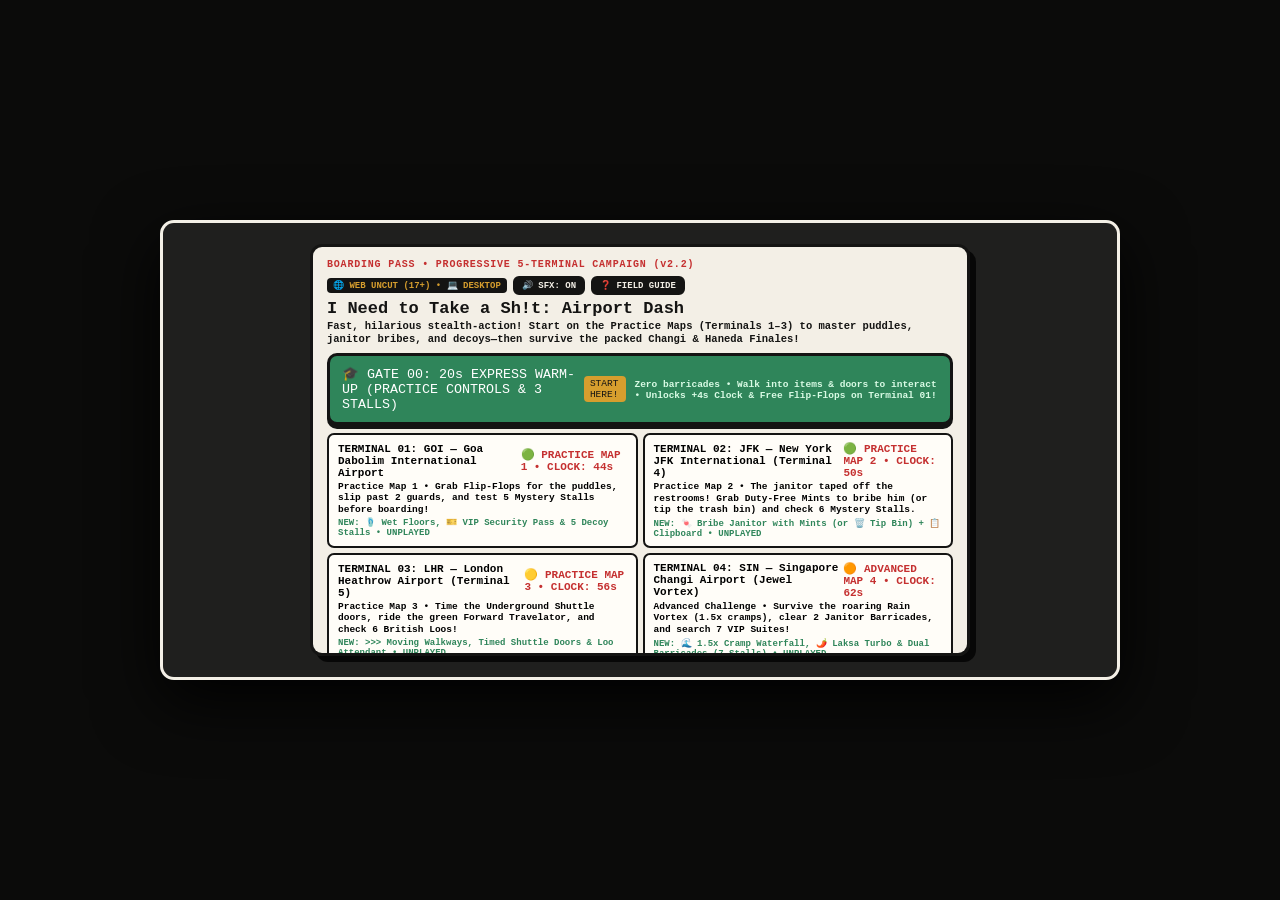
<file: index.html>
<!DOCTYPE html>
<html lang="en">
<head>
  <meta charset="UTF-8" />
  <meta name="viewport" content="width=device-width, initial-scale=1.0, maximum-scale=1.0, user-scalable=no" />
  <title>Code Brown: Terminal Velocity (v2.2) — Playable Stealth-Action Comedy</title>
  <link rel="stylesheet" href="./css/styles_v2.css" />
</head>
<body>
  <div id="phone-frame" class="landscape-mode">
    <canvas id="game-canvas"></canvas>

    <!-- ULTRA-MINIMAL 34PX SINGLE-STRIP TOP HUD (FREES UP >93% OF SCREEN REAL ESTATE) -->
    <div class="hud-top" id="hud-panel" style="display:none;">
      <div class="hud-main-grid">
        <div class="facecam-box" onclick="window.cycleTestExpression()" title="Tap to test facial expressions">
          <canvas id="facecam-canvas" width="32" height="32"></canvas>
          <div id="facecam-label">COOL</div>
        </div>
        <div class="hud-bars-col">
          <div class="hud-row">
            <span id="hud-level-label">GOI</span>
            <span id="hud-timer-val" style="font-size:11.5px;color:var(--amber);">44.0s</span>
            <div class="bar-track"><div id="hud-timer-bar" class="bar-fill" style="width:100%;background:var(--emerald);"></div></div>
          </div>
          <div class="hud-row">
            <span style="font-size:8.5px;color:#cbd5e0;">ALERT</span>
            <span id="hud-susp-val" style="font-size:10px;">0%</span>
            <div class="bar-track" style="width:36px;"><div id="hud-susp-bar" class="bar-fill" style="width:0%;background:var(--paper);"></div></div>
          </div>
          <div id="objective-bar">💡 Goal: Slip past Security!</div>
          <div class="badge-strip" id="hud-badges" style="margin:0;flex-wrap:nowrap;"></div>
          <div class="hud-btn-group">
            <button class="btn-primary" id="hud-skip-tut-btn" style="padding:2px 5px;font-size:8.5px;margin:0;display:none;background:var(--emerald);color:#fff;" onclick="window.skipTutorialToCampaign()" title="Skip Tutorial & Start Terminal 01">⏭ SKIP</button>
            <button class="btn-primary" id="hud-zoom-btn" style="padding:2px 5px;font-size:8.5px;margin:0;" onclick="window.toggleCameraZoom()" title="Toggle Wide-Angle Camera Zoom">🔍</button>
            <button class="btn-primary" id="hud-sfx-btn" style="padding:2px 5px;font-size:8.5px;margin:0;" onclick="window.toggleAudioMute()" title="Toggle Sound Effects">🔊</button>
            <button class="btn-primary" id="hud-pause-btn" style="padding:2px 5px;font-size:8.5px;margin:0;background:var(--amber);" onclick="window.togglePauseModal()" title="Pause & Field Guide ([P] or [Esc])">⏸</button>
            <button class="btn-primary" style="padding:2px 5px;font-size:8.5px;margin:0;" onclick="window.openMenu()" title="Return to Boarding Pass">🗺️</button>
          </div>
        </div>
      </div>
    </div>

    <!-- PRE-CRAMP 3s WARNING BAR -->
    <div id="cramp-warning-bar">⚠ GUT RUMBLE IN 2.5s — WALK OR HIT [B] / [SPACE] CLENCH!</div>

    <!-- LEGACY BANNER CONTAINER (KEPT FOR DOM COMPATIBILITY, HIDDEN IN V2.2) -->
    <div id="comic-banner" onclick="window.dismissBanner()">
      <div class="comic-inner">
        <canvas id="cutin-face-canvas" width="38" height="38"></canvas>
        <div style="flex:1;min-width:0;">
          <div class="comic-header-row">
            <span id="comic-Speaker">INNER MONOLOGUE</span>
            <span id="comic-expr-pill">COOL &amp; COLLECTED</span>
          </div>
          <div id="comic-text"></div>
          <div id="comic-effect-tag">💡 TIP: Stay cool past security!</div>
        </div>
      </div>
    </div>

    <!-- CONTEXTUAL INTERACTION PROMPT -->
    <div id="interact-pill">TAP [A] / [E]: INTERACT</div>

    <!-- MOBILE TOUCH GAMEPAD LAYER (AUTO-HIDDEN ON DESKTOP COMPUTERS) -->
    <div id="gamepad-layer">
      <div id="left-stick-zone"></div>
      <div id="right-diamond-cluster">
        <button class="arcade-btn btn-y" id="btn-arcade-y" title="[Y] Elbow Dash (F key)">
          <span class="btn-key-badge">[Y]</span>
          <span>ELBOW<br/>DASH</span>
          <span class="btn-sub-status" id="sub-btn-y">READY</span>
        </button>
        <button class="arcade-btn btn-x" id="btn-arcade-x" title="[X] Poker Face (Q key)">
          <span class="btn-key-badge">[X]</span>
          <span>POKER<br/>FACE</span>
          <span class="btn-sub-status" id="sub-btn-x">READY</span>
        </button>
        <button class="arcade-btn btn-b" id="btn-arcade-b" title="[B] Iron Clench (Spacebar)">
          <span class="btn-key-badge">[B]</span>
          <span>IRON<br/>CLENCH</span>
          <span class="btn-sub-status" id="sub-btn-b">READY</span>
        </button>
        <button class="arcade-btn btn-a" id="btn-arcade-a" title="[A] Instant Action / Bribe / Inspect (E key)">
          <span class="btn-key-badge">[A]</span>
          <span id="label-btn-a">ACTION<br/>BRIBE</span>
          <span class="btn-sub-status" id="sub-btn-a">AUTO</span>
        </button>
      </div>
    </div>

    <!-- DESKTOP KEYBOARD & MOUSE KEYBIND BAR (SHOWN AUTOMATICALLY ON COMPUTERS) -->
    <div id="desktop-keybind-bar">
      <span><span class="key-pill">WASD / Arrows</span>Walk</span>
      <span><span class="key-pill">Shift</span>Sprint</span>
      <span><span class="key-pill">Walk Into</span>Auto-Pickup / Bribe / Check Door</span>
      <span><span class="key-pill">Space</span>Iron Clench</span>
      <span><span class="key-pill">Q</span>Poker Face</span>
      <span><span class="key-pill">F</span>Elbow Dash</span>
      <span><span class="key-pill">P / Esc</span>Pause</span>
    </div>

    <!-- PAUSE & TACTICAL FIELD GUIDE / TOOLTIPS MODAL -->
    <div class="modal-overlay" id="pause-modal" style="display:none;">
      <div class="card">
        <div style="display:flex;justify-content:space-between;align-items:center;flex-wrap:wrap;gap:6px;">
          <span style="color:var(--crimson);font-weight:900;font-size:11px;letter-spacing:0.8px;">
            ⏸ TACTICAL TIMEOUT • AIRPORT SURVIVAL FIELD GUIDE
          </span>
          <span id="pause-device-badge" style="font-size:9.5px;font-weight:900;background:var(--ink);color:var(--paper);padding:2px 7px;border-radius:4px;">
            DEVICE: AUTO-DETECTED
          </span>
        </div>
        <h2 style="margin:4px 0 2px 0;font-size:15px;">How Not to Embarrass Yourself at the Gate</h2>
        <div id="pause-current-tip" style="font-size:10.5px;font-weight:800;color:var(--emerald);margin-bottom:6px;">
          💡 Walk into items to auto-grab, bribe janitors with 🍬 Mints, and bump North stall doors to check them!
        </div>

        <!-- Visual Tooltip Cards (Populated from TACTICAL_TOOLTIPS_V2) -->
        <div class="tooltip-grid" id="tooltip-grid"></div>

        <div style="display:flex;flex-wrap:wrap;gap:6px;justify-content:space-between;margin-top:10px;border-top:2px dashed var(--ink);padding-top:8px;">
          <div style="display:flex;gap:6px;flex-wrap:wrap;">
            <button class="btn-primary" style="background:var(--emerald);color:#fff;" onclick="window.togglePauseModal()">▶ RESUME MISSION</button>
            <button class="btn-primary" onclick="window.startTutorialLevel()">🎓 REPLAY 20s WARM-UP</button>
            <button class="btn-primary" onclick="window.toggleDesktopTouchOverride()">⌨️/📱 SWITCH UI MODE</button>
          </div>
          <div style="display:flex;gap:6px;flex-wrap:wrap;">
            <button class="btn-primary" onclick="window.openMenu()">🗺️ BOARDING PASS</button>
            <a class="v1-archive-link" href="./v1/index.html">🕹️ Classic v1.0</a>
          </div>
        </div>
      </div>
    </div>

    <!-- CLEAN, DECLUTTERED BOARDING PASS HOME SCREEN (v2.2) -->
    <div class="modal-overlay" id="menu-modal">
      <div class="card">
        <div style="display:flex;justify-content:space-between;align-items:center;flex-wrap:wrap;gap:6px;">
          <span id="menu-top-tag" style="color:var(--crimson);font-weight:900;font-size:10px;letter-spacing:0.8px;">
            BOARDING PASS • PROGRESSIVE 5-TERMINAL CAMPAIGN (v2.2)
          </span>
          <div style="display:flex;align-items:center;gap:6px;flex-wrap:wrap;">
            <span id="menu-tenant-pill" style="font-size:9px;font-weight:900;background:var(--ink);color:var(--amber);padding:2px 6px;border-radius:4px;">
              TENANT: INDIE WEB
            </span>
            <button class="btn-primary" id="menu-sfx-btn" style="padding:2px 7px;font-size:9px;margin:0;" onclick="window.toggleAudioMute()">
              🔊 SFX: ON
            </button>
            <button class="btn-primary" style="padding:2px 7px;font-size:9px;margin:0;" onclick="window.openPauseModalFromMenu()">
              ❓ FIELD GUIDE
            </button>
          </div>
        </div>

        <h2 id="game-title-heading" style="margin:4px 0 2px 0;font-size:17px;">I Need to Take a Sh!t: Airport Dash</h2>
        <div id="menu-subtitle" style="font-size:10.5px;font-weight:700;margin-bottom:6px;line-height:1.3;">
          Fast, hilarious stealth-action! Start on the <b>Practice Maps (Terminals 1–3)</b> to master puddles, janitor bribes, and decoys—then survive the packed <b>Changi &amp; Haneda Finales</b>!
        </div>

        <!-- HERO TUTORIAL & PLAYABLE AD CTA -->
        <button class="tutorial-hero-btn" onclick="window.startTutorialLevel()">
          <div style="display:flex;justify-content:space-between;align-items:center;">
            <span>🎓 GATE 00: 20s EXPRESS WARM-UP (PRACTICE CONTROLS &amp; 3 STALLS)</span>
            <span style="background:var(--amber);color:var(--ink);padding:2px 6px;border-radius:4px;font-size:9.5px;" id="tutorial-badge-status">START HERE!</span>
          </div>
          <div style="font-size:9.5px;font-weight:700;color:#d9fbe5;margin-top:2px;">
            Zero barricades • Walk into items &amp; doors to interact • Unlocks +4s Clock &amp; Free Flip-Flops on Terminal 01!
          </div>
        </button>

        <!-- 5 CAMPAIGN TERMINALS -->
        <div class="level-grid" id="level-list"></div>

        <!-- COLLAPSIBLE DRAWER FOR DIFFICULTY, MIRROR CHECK & TENANT/USER CLASSIFICATION -->
        <button class="btn-primary" id="drawer-toggle-btn" style="width:100%;margin-top:6px;font-size:9.5px;background:#efe6d5;" onclick="window.toggleOptionsDrawer()">
          ⚙️ TACTICAL OPTIONS: MEAL SPICE DIFFICULTY, MIRROR CHECK &amp; TENANT / USER CLASSIFIER ▾
        </button>

        <div id="options-drawer">
          <!-- In-Universe Difficulty Selector -->
          <div style="font-size:9.5px;font-weight:900;letter-spacing:0.4px;margin-bottom:3px;">1. HOW RISKY WAS YOUR IN-FLIGHT MEAL? (DIFFICULTY)</div>
          <div class="diff-strip">
            <button class="diff-btn" id="diff-casual" onclick="window.setDifficulty('casual')">
              MILD TRAVEL TUMMY<br/><span style="font-weight:600;font-size:8.5px;">Relaxed Clock (+25%)</span>
            </button>
            <button class="diff-btn active" id="diff-standard" onclick="window.setDifficulty('standard')">
              AIRPORT CURRY CRISIS<br/><span style="font-weight:600;font-size:8.5px;">Standard Rush</span>
            </button>
            <button class="diff-btn" id="diff-nightmare" onclick="window.setDifficulty('nightmare')">
              STREET VENDOR REVENGE<br/><span style="font-weight:600;font-size:8.5px;">Panic Speed (-20%)</span>
            </button>
          </div>

          <!-- Mirror Check Expression Preview Strip -->
          <div class="expr-preview-bar" style="margin-top:6px;">
            <canvas id="menu-expr-canvas" width="50" height="50"></canvas>
            <div style="flex:1;">
              <div style="font-size:10px;font-weight:900;color:var(--crimson);" id="menu-expr-title">
                MIRROR CHECK: COOL &amp; COLLECTED
              </div>
              <div style="font-size:9px;font-weight:700;line-height:1.22;" id="menu-expr-desc">
                "Act natural. Nobody suspects a guy chewing a toothpick." (Guards notice you 25% slower — 50% slower with [X] Poker Face!)
              </div>
            </div>
            <button class="btn-primary" style="padding:4px 7px;font-size:9px;margin:0;" onclick="window.cycleMenuExpression()">
              PRACTICE FACE 🎭
            </button>
          </div>

          <!-- Multi-Tenant Distribution & Live User Classification -->
          <div style="margin-top:6px;padding:6px 8px;background:#fffdf8;border:2px solid var(--ink);border-radius:6px;">
            <div style="display:flex;justify-content:space-between;align-items:center;flex-wrap:wrap;gap:4px;">
              <span style="font-size:9.5px;font-weight:900;color:var(--crimson);">2. TENANT &amp; LIVE USER CLASSIFICATION</span>
              <span id="classifier-live-readout" style="font-size:8.5px;font-weight:800;color:var(--emerald);">
                Archetype: First-Time Traveler | Skill: Standard
              </span>
            </div>
            <div style="display:flex;gap:4px;flex-wrap:wrap;margin-top:5px;">
              <button class="btn-primary" style="padding:3px 6px;font-size:8.5px;margin:0;" onclick="window.selectTenantProfile('indie_web')">🌐 Indie Web</button>
              <button class="btn-primary" style="padding:3px 6px;font-size:8.5px;margin:0;" onclick="window.selectTenantProfile('playable_ad')">📲 In-App Playable Ad</button>
              <button class="btn-primary" style="padding:3px 6px;font-size:8.5px;margin:0;" onclick="window.selectTenantProfile('app_store_safe')">🛡️ App Store Safe (12+)</button>
              <button class="btn-primary" style="padding:3px 6px;font-size:8.5px;margin:0;" onclick="window.selectTenantProfile('copilots_playtest')">🧪 Copilots QA</button>
              <button class="btn-primary" style="padding:3px 6px;font-size:8.5px;margin:0;background:var(--ink);color:var(--amber);" onclick="window.exportTelemetryReport()">📊 Export Telemetry JSON</button>
            </div>
            <div style="display:flex;justify-content:space-between;align-items:center;margin-top:5px;font-size:9px;font-weight:700;">
              <button class="btn-primary" id="menu-orient-btn" style="padding:2px 6px;font-size:8.5px;margin:0;" onclick="window.toggleOrientationMode()">
                ⇄ MODE: LANDSCAPE GAMEPAD
              </button>
              <label style="cursor:pointer;">
                <input type="checkbox" id="safe-title-toggle" onchange="window.toggleSafeTitle()" /> Store-Safe Title
              </label>
            </div>
          </div>
        </div>

        <!-- Classic v1.0 Archive Link & Controls Summary -->
        <div class="archive-bar">
          <span id="menu-controls-hint">🎮 Auto-Detects <b>Desktop WASD / Arrows</b> or <b>Mobile Touch Stick</b> • Press <b>[P]</b> for Field Guide</span>
          <a class="v1-archive-link" href="./v1/index.html">🕹️ Play Classic v1.0 (With Return to v2.2)</a>
        </div>
      </div>
    </div>

    <!-- LEVEL 5 HANEDA 12-BUTTON ELECTRONIC BIDET BOSS MODAL -->
    <div class="modal-overlay" id="bidet-modal" style="display:none;">
      <div class="card">
        <div style="color:var(--crimson);font-weight:900;font-size:15px;text-align:center;">
          FINAL BOSS: HANEDA WASHLET-9000
        </div>
        <div id="bidet-timer-label" style="font-weight:900;font-size:12px;text-align:center;margin-top:4px;">
          ELECTRONIC LID LOCKED! PRESS [開 / OPEN] IN 5.0s!
        </div>
        <div class="bidet-grid" id="bidet-grid"></div>
      </div>
    </div>

    <!-- END OF RUN SLAPSTICK MODAL WITH EXPRESSION PORTRAIT & PLAYABLE AD CTA -->
    <div class="modal-overlay" id="outcome-modal" style="display:none;">
      <div class="card" style="text-align:center;max-width:460px;">
        <canvas id="outcome-face-canvas" width="70" height="70" style="background:#fffdf8;border:3px solid var(--ink);border-radius:10px;margin:0 auto 5px auto;display:block;"></canvas>
        <h2 id="outcome-title" style="margin:3px 0;font-size:16px;">THRONE SECURED!</h2>
        <div id="outcome-sub" style="font-weight:800;font-size:11.5px;margin-bottom:6px;"></div>
        <p id="outcome-bark" style="font-style:italic;font-weight:700;font-size:12px;margin:6px 0;"></p>
        <div id="outcome-stats" style="font-weight:900;font-size:11.5px;margin:6px 0;"></div>
        <div id="outcome-archetype-tag" style="font-size:10px;font-weight:800;color:var(--emerald);margin-bottom:8px;"></div>
        <div style="display:flex;justify-content:center;gap:6px;flex-wrap:wrap;">
          <button class="btn-primary" onclick="window.retryCurrentLevel()">🔄 RETRY</button>
          <button class="btn-primary" id="outcome-next-btn" style="background:var(--emerald);color:#fff;" onclick="window.nextOrMenu()">🚀 NEXT TERMINAL</button>
          <button class="btn-primary" onclick="window.openMenu()">🗺️ BOARDING PASS</button>
        </div>
      </div>
    </div>
  </div>

  <!-- MODULAR ES6 ENTRY POINT (v2.1) -->
  <script type="module">
    import {
      UI_COPY_V2,
      EXPRESSION_META,
      HANEDA_KEYS,
      TUTORIAL_STEPS_V2,
      TACTICAL_TOOLTIPS_V2
    } from "./src/config_copy_v2.js";
    import { LEVELS_V2 } from "./src/maps_v2.js";
    import { createInputController } from "./src/input_controller_v2.js";
    import { createSimulationEngine } from "./src/sim_engine_v2.js";
    import { drawJohnnyExpression, renderWorldV2 } from "./src/noir_renderer_v2.js";
    import { createAudioHapticsEngine } from "./src/audio_haptics_v2.js";
    import { createTenantClassifier } from "./src/tenant_classifier_v2.js";

    const phoneFrame = document.getElementById("phone-frame");
    const canvas = document.getElementById("game-canvas");
    const ctx = canvas.getContext("2d");

    const facecamCanvas = document.getElementById("facecam-canvas");
    const facecamCtx = facecamCanvas.getContext("2d");
    const cutinCanvas = document.getElementById("cutin-face-canvas");
    const cutinCtx = cutinCanvas.getContext("2d");
    const menuExprCanvas = document.getElementById("menu-expr-canvas");
    const menuExprCtx = menuExprCanvas.getContext("2d");
    const outcomeCanvas = document.getElementById("outcome-face-canvas");
    const outcomeCtx = outcomeCanvas.getContext("2d");

    // 1. Initialize Mobile-Safe WebAudio & Haptics Engine + Multi-Tenant User Classifier
    const audio = createAudioHapticsEngine();
    const tenantClassifier = createTenantClassifier();

    // 2. Create Deterministic Simulation Engine
    const engine = createSimulationEngine(
      {
        onShowBanner(dialogue) {
          const meta = EXPRESSION_META.find((e) => e.id === dialogue.expr) || EXPRESSION_META[0];
          document.getElementById("comic-Speaker").textContent = dialogue.speaker;
          document.getElementById("comic-expr-pill").textContent = meta.label;
          document.getElementById("comic-text").textContent = `"${dialogue.text}"`;
          document.getElementById("comic-effect-tag").textContent = dialogue.tip;
          document.getElementById("comic-banner").style.display = "block";
          drawJohnnyExpression(cutinCtx, cutinCanvas.width, cutinCanvas.height, dialogue.expr, engine.sim.worldClock);
        },
        onHideBanner() {
          document.getElementById("comic-banner").style.display = "none";
        },
        onOpenBidetModal() {
          openBidetBossModal();
        },
        onFinishRun(won, reason) {
          showOutcomeModal(won, reason);
        },
        onPauseChanged(paused) {
          const pauseModal = document.getElementById("pause-modal");
          pauseModal.style.display = paused ? "flex" : "none";
          if (paused) {
            populatePauseModal();
          }
        },
        onStateChanged() {
          syncHudUI();
        }
      },
      audio,
      tenantClassifier
    );

    const { sim } = engine;

    // Apply initial tenant profile defaults (e.g., store-safe title or playable_ad auto-boot)
    const activeTenant = tenantClassifier.getActiveTenant();
    if (activeTenant.defaultSafeTitle) {
      sim.safeTitle = true;
    }

    // 3. Create Unified Input Controller (Auto-Detects Desktop WASD/Arrows vs Mobile Touch)
    let manualTouchOverride = null; // null = auto, true = force touch UI, false = force desktop UI

    function syncControlModeVisibility(mode, hideTouch) {
      const useDesktopBar = manualTouchOverride !== null ? !manualTouchOverride : Boolean(hideTouch);
      const gpLayer = document.getElementById("gamepad-layer");
      const deskBar = document.getElementById("desktop-keybind-bar");
      if (sim.state === "playing") {
        gpLayer.style.display = useDesktopBar ? "none" : "block";
        deskBar.style.display = useDesktopBar ? "flex" : "none";
      } else {
        gpLayer.style.display = "none";
        deskBar.style.display = "none";
      }
    }

    const input = createInputController(
      canvas,
      () => sim,
      {
        onActionA: () => {
          audio.unlock();
          tenantClassifier.recordAbilityUse("action");
          engine.triggerInstantAction();
        },
        onClenchB: () => {
          audio.unlock();
          tenantClassifier.recordAbilityUse("clench");
          engine.triggerClench();
        },
        onPokerX: () => {
          audio.unlock();
          tenantClassifier.recordAbilityUse("poker");
          engine.triggerPokerFace();
        },
        onDashY: () => {
          audio.unlock();
          tenantClassifier.recordAbilityUse("dash");
          engine.triggerElbowDash(input.dial);
        },
        onTogglePause: () => {
          audio.unlock();
          if (sim.state === "playing" || sim.state === "paused") {
            engine.togglePause();
          }
        },
        onInputModeChange: (mode, hideTouch) => {
          tenantClassifier.recordInputMode(mode);
          syncControlModeVisibility(mode, hideTouch);
        },
        onCanvasWorldClick: (screenX, screenY) => {
          audio.unlock();
          inspectCanvasObjectAt(screenX, screenY);
        }
      }
    );

    // Wire 4-Button Arcade Diamond with multi-touch isolation
    function bindArcadeButton(btnId, handler) {
      const el = document.getElementById(btnId);
      if (!el) return;
      el.addEventListener("pointerdown", (e) => {
        e.preventDefault();
        e.stopPropagation();
        audio.unlock();
        handler();
      });
    }

    bindArcadeButton("btn-arcade-a", () => engine.triggerInstantAction());
    bindArcadeButton("btn-arcade-b", () => engine.triggerClench());
    bindArcadeButton("btn-arcade-x", () => engine.triggerPokerFace());
    bindArcadeButton("btn-arcade-y", () => engine.triggerElbowDash(input.dial));

    // Allow clicking/tapping anywhere on the canvas to inspect nearby items/stalls/guards or tap the Mini-Map
    function inspectCanvasObjectAt(screenX, screenY) {
      if (sim.state !== "playing" || !sim.activeLvl) return;
      // Check if user tapped the top-right Mini-Map radar to cycle zoom
      if (screenX >= canvas.width - 104 && screenY >= 50 && screenY <= 175) {
        window.toggleCameraZoom();
        return;
      }
      // Show a quick non-blocking tactical tooltip bubble for the nearest object
      if (sim.nearestInteractable) {
        engine.spawnSpeechBubble(
          sim.player.x,
          sim.player.y,
          `💡 ${sim.nearestInteractable.label} — Press [A] / [E]!`,
          "player",
          2.0
        );
        audio.playTutorialDing();
      }
    }

    function applyOrientationClasses() {
      if (sim.orientationMode === "landscape") {
        phoneFrame.classList.add("landscape-mode");
        phoneFrame.classList.remove("portrait-mode");
      } else {
        phoneFrame.classList.add("portrait-mode");
        phoneFrame.classList.remove("landscape-mode");
      }
      const modeBtn = document.getElementById("menu-orient-btn");
      if (modeBtn) {
        modeBtn.textContent =
          sim.orientationMode === "landscape"
            ? "⇄ MODE: LANDSCAPE GAMEPAD"
            : "⇄ MODE: PORTRAIT ONE-THUMB";
      }
      resizeCanvas();
    }

    function resizeCanvas() {
      canvas.width = phoneFrame.clientWidth;
      canvas.height = phoneFrame.clientHeight;
      input.syncHomePosition(sim.orientationMode);
    }

    window.addEventListener("resize", resizeCanvas);

    // --- EXPOSED WINDOW ACTIONS FOR UI CONTROLS ---
    window.toggleCameraZoom = function () {
      audio.unlock();
      sim.zoomPreset = sim.zoomPreset === "wide" ? "close" : "wide";
      engine.saveProgress();
      const zoomBtn = document.getElementById("hud-zoom-btn");
      if (zoomBtn) {
        zoomBtn.textContent = sim.zoomPreset === "wide" ? "🔍" : "🔎";
      }
      audio.playTutorialDing();
    };

    window.toggleAudioMute = function () {
      audio.unlock();
      const muted = audio.toggleMute();
      const hudBtn = document.getElementById("hud-sfx-btn");
      const menuBtn = document.getElementById("menu-sfx-btn");
      if (hudBtn) hudBtn.textContent = muted ? "🔇" : "🔊";
      if (menuBtn) menuBtn.textContent = muted ? "🔇 SFX: OFF" : "🔊 SFX: ON";
      if (!muted) audio.playTutorialDing();
    };

    window.togglePauseModal = function () {
      audio.unlock();
      if (sim.state === "playing" || sim.state === "paused") {
        engine.togglePause();
      } else {
        const pm = document.getElementById("pause-modal");
        pm.style.display = pm.style.display === "flex" ? "none" : "flex";
        if (pm.style.display === "flex") populatePauseModal();
      }
    };

    window.openPauseModalFromMenu = function () {
      audio.unlock();
      populatePauseModal();
      document.getElementById("pause-modal").style.display = "flex";
    };

    window.toggleDesktopTouchOverride = function () {
      audio.unlock();
      if (manualTouchOverride === null) {
        manualTouchOverride = Boolean(input.dial.hideTouchOverlay);
      } else {
        manualTouchOverride = !manualTouchOverride;
      }
      input.dial.hideTouchOverlay = !manualTouchOverride;
      syncControlModeVisibility(input.dial.inputSource, input.dial.hideTouchOverlay);
      populatePauseModal();
    };

    window.toggleOptionsDrawer = function () {
      audio.unlock();
      const drawer = document.getElementById("options-drawer");
      const isOpen = drawer.classList.toggle("open");
      const btn = document.getElementById("drawer-toggle-btn");
      btn.textContent = isOpen
        ? "⚙️ HIDE TACTICAL OPTIONS, DIFFICULTY & TENANT CLASSIFIER ▴"
        : "⚙️ TACTICAL OPTIONS: MEAL SPICE DIFFICULTY, MIRROR CHECK & TENANT / USER CLASSIFIER ▾";
      refreshClassifierReadout();
    };

    window.selectTenantProfile = function (tenantId) {
      audio.unlock();
      const profile = tenantClassifier.setTenant(tenantId);
      sim.safeTitle = Boolean(profile.defaultSafeTitle);
      document.getElementById("safe-title-toggle").checked = sim.safeTitle;
      window.toggleSafeTitle();
      refreshClassifierReadout();
      audio.playTutorialDing();
    };

    window.exportTelemetryReport = function () {
      audio.unlock();
      tenantClassifier.exportSessionReport();
      audio.playPickup();
    };

    window.toggleOrientationMode = function () {
      audio.unlock();
      sim.orientationMode = sim.orientationMode === "landscape" ? "portrait" : "landscape";
      engine.saveProgress();
      applyOrientationClasses();
    };

    window.toggleSafeTitle = function () {
      sim.safeTitle = document.getElementById("safe-title-toggle").checked;
      document.getElementById("game-title-heading").textContent = sim.safeTitle
        ? UI_COPY_V2.titleSafe
        : UI_COPY_V2.titleExplicit;
      engine.saveProgress();
    };

    window.cycleMenuExpression = function () {
      audio.unlock();
      sim.menuExprIdx = (sim.menuExprIdx + 1) % EXPRESSION_META.length;
      const m = EXPRESSION_META[sim.menuExprIdx];
      document.getElementById("menu-expr-title").textContent = m.mirrorTitle;
      document.getElementById("menu-expr-desc").textContent = m.mirrorDesc;
      audio.playPokerWhistle();
    };

    window.cycleTestExpression = function () {
      audio.unlock();
      sim.menuExprIdx = (sim.menuExprIdx + 1) % EXPRESSION_META.length;
      const m = EXPRESSION_META[sim.menuExprIdx];
      sim.overrideExpression = m.id;
      sim.overrideExprTimer = 3.0;
    };

    window.setDifficulty = function (tier) {
      audio.unlock();
      sim.difficulty = tier;
      ["casual", "standard", "nightmare"].forEach((t) => {
        document.getElementById("diff-" + t).classList.toggle("active", t === tier);
      });
      engine.saveProgress();
      buildMenuList();
    };

    window.dismissBanner = function () {
      sim.bannerClock = 0;
      sim.slowMoTimer = 0;
      document.getElementById("comic-banner").style.display = "none";
    };

    window.openMenu = function () {
      audio.unlock();
      sim.state = "menu";
      document.getElementById("hud-panel").style.display = "none";
      document.getElementById("gamepad-layer").style.display = "none";
      document.getElementById("desktop-keybind-bar").style.display = "none";
      document.getElementById("cramp-warning-bar").style.display = "none";
      document.getElementById("interact-pill").style.display = "none";
      document.getElementById("bidet-modal").style.display = "none";
      document.getElementById("outcome-modal").style.display = "none";
      document.getElementById("pause-modal").style.display = "none";
      document.getElementById("menu-modal").style.display = "flex";
      refreshClassifierReadout();
      buildMenuList();
    };

    window.startTutorialLevel = function () {
      audio.unlock();
      document.getElementById("menu-modal").style.display = "none";
      document.getElementById("outcome-modal").style.display = "none";
      document.getElementById("bidet-modal").style.display = "none";
      document.getElementById("pause-modal").style.display = "none";
      document.getElementById("hud-panel").style.display = "block";
      resizeCanvas();
      engine.startTutorial();
      syncControlModeVisibility(input.dial.inputSource, input.dial.hideTouchOverlay);
      audio.playTutorialDing();
    };

    window.skipTutorialToCampaign = function () {
      audio.unlock();
      tenantClassifier.state.tutorialCompleted = true;
      tenantClassifier.state.starterBonusUnlocked = true;
      tenantClassifier.persist();
      window.startLevelByIndex(0);
    };

    window.startLevelByIndex = function (idx) {
      audio.unlock();
      document.getElementById("menu-modal").style.display = "none";
      document.getElementById("outcome-modal").style.display = "none";
      document.getElementById("bidet-modal").style.display = "none";
      document.getElementById("pause-modal").style.display = "none";
      document.getElementById("hud-panel").style.display = "block";
      resizeCanvas();
      engine.startLevel(idx);
      syncControlModeVisibility(input.dial.inputSource, input.dial.hideTouchOverlay);
      audio.playTutorialDing();
    };

    window.retryCurrentLevel = function () {
      audio.unlock();
      if (sim.isTutorial) {
        window.startTutorialLevel();
      } else {
        window.startLevelByIndex(sim.currentLevelIdx);
      }
    };

    window.nextOrMenu = function () {
      audio.unlock();
      if (sim.isTutorial) {
        if (tenantClassifier.getActiveTenant().id === "playable_ad") {
          tenantClassifier.triggerPlayableAdCta();
        }
        window.startLevelByIndex(0);
        return;
      }
      if (sim.state === "won" && sim.currentLevelIdx < LEVELS_V2.length - 1) {
        window.startLevelByIndex(sim.currentLevelIdx + 1);
      } else {
        window.openMenu();
      }
    };

    function populatePauseModal() {
      const grid = document.getElementById("tooltip-grid");
      grid.innerHTML = "";
      TACTICAL_TOOLTIPS_V2.forEach((item) => {
        const card = document.createElement("div");
        card.className = "tooltip-card";
        card.innerHTML = `
          <div class="tooltip-card-title">${item.icon} ${item.name || item.title}</div>
          <div class="tooltip-card-desc">${item.desc}</div>
        `;
        grid.appendChild(card);
      });

      const snap = tenantClassifier.getSnapshot();
      const modeLabel = input.dial.hideTouchOverlay ? "Desktop Keyboard (WASD)" : "Mobile Touch Stick";
      document.getElementById("pause-device-badge").textContent =
        `${snap.deviceClass.toUpperCase()} • ${modeLabel}`;

      const objBar = document.getElementById("objective-bar");
      if (objBar) {
        document.getElementById("pause-current-tip").textContent = objBar.textContent;
      }
    }

    function refreshClassifierReadout() {
      const snap = tenantClassifier.getSnapshot();
      const pill = document.getElementById("menu-tenant-pill");
      if (pill) {
        pill.textContent = `${snap.tenantBadge} • ${snap.deviceClass === "desktop_computer" ? "💻 DESKTOP" : "📱 MOBILE"}`;
      }
      const readout = document.getElementById("classifier-live-readout");
      if (readout) {
        readout.textContent = `Archetype: ${snap.userSegment.archetypeLabel} | Tier: ${snap.userSegment.skillTier}`;
      }
      const tutBadge = document.getElementById("tutorial-badge-status");
      if (tutBadge) {
        tutBadge.textContent = tenantClassifier.state.starterBonusUnlocked
          ? "✓ COMPLETED (+4s BONUS ACTIVE)"
          : "START HERE!";
      }
    }

    function buildMenuList() {
      const list = document.getElementById("level-list");
      list.innerHTML = "";
      const dCfg = UI_COPY_V2.difficulties[sim.difficulty] || UI_COPY_V2.difficulties.standard;

      LEVELS_V2.forEach((lvl, idx) => {
        const best = sim.bestRecords[lvl.id]
          ? `BEST: ${sim.bestRecords[lvl.id].toFixed(1)}s left`
          : "UNPLAYED";
        const adjPar = Math.round(lvl.parSec * dCfg.timerMult);
        const bonusTag =
          idx === 0 && tenantClassifier.state.starterBonusUnlocked
            ? ` • <span style="color:var(--amber);">🎓 +4s &amp; Flip-Flops</span>`
            : "";
        const btn = document.createElement("button");
        btn.className = "level-btn";
        btn.onclick = () => window.startLevelByIndex(idx);
        btn.innerHTML = `
          <div style="display:flex;justify-content:space-between;align-items:center;font-weight:900;font-size:11px;">
            <span>TERMINAL 0${lvl.num}: ${lvl.iata} — ${lvl.name}</span>
            <span style="color:var(--crimson);">${lvl.tierBadge || ""} • CLOCK: ${adjPar}s</span>
          </div>
          <div style="font-size:9.5px;margin-top:2px;font-weight:700;line-height:1.22;">${lvl.sub}</div>
          <div style="font-size:9px;margin-top:2px;color:var(--emerald);font-weight:900;">
            ${lvl.newMechanics || `${lvl.stalls.length} Stalls`} • ${best}${bonusTag}
          </div>
        `;
        list.appendChild(btn);
      });
    }

    function openBidetBossModal() {
      document.getElementById("bidet-modal").style.display = "flex";
      const grid = document.getElementById("bidet-grid");
      grid.innerHTML = "";
      const shuffled = [...HANEDA_KEYS].sort(() => Math.random() - 0.5);
      shuffled.forEach((item) => {
        const btn = document.createElement("button");
        btn.className = "bidet-key";
        btn.innerHTML = `
          <div style="font-size:15px;font-weight:900;">${item.k}</div>
          <div style="font-size:9px;color:var(--amber);font-weight:800;">${item.r}</div>
          <div style="font-size:9px;">${item.e}</div>
        `;
        btn.onclick = () => {
          audio.unlock();
          if (item.win) {
            document.getElementById("bidet-modal").style.display = "none";
            engine.finishRun(true, "HANEDA WASHLET-9000 ELECTRONIC LID UNLOCKED!");
          } else {
            audio.playLockedDoor();
            sim.bidetClock = Math.max(0.1, sim.bidetClock - 1.2);
          }
        };
        grid.appendChild(btn);
      });
    }

    function showOutcomeModal(won, reason) {
      document.getElementById("bidet-modal").style.display = "none";
      document.getElementById("cramp-warning-bar").style.display = "none";
      document.getElementById("interact-pill").style.display = "none";
      document.getElementById("outcome-modal").style.display = "flex";

      const titleEl = document.getElementById("outcome-title");
      titleEl.textContent = won ? "THRONE SECURED!" : "CODE BROWN: MISSION FAILED";
      titleEl.style.color = won ? "var(--emerald)" : "var(--crimson)";
      document.getElementById("outcome-sub").textContent = reason;
      document.getElementById("outcome-bark").textContent = won
        ? '"Sweet porcelain salvation. Lock the bolt, exhale, and cancel my return ticket."'
        : '"Spotlight from above. A single bead of cold sweat hits the terrazzo tile. We never speak of Terminal ' +
          sim.activeLvl.iata +
          ' again."';
      document.getElementById("outcome-stats").textContent =
        `Remaining Clock: ${sim.timerSec.toFixed(1)}s  |  Final Suspicion: ${sim.suspicion.toFixed(0)}%`;

      const snap = tenantClassifier.getSnapshot();
      document.getElementById("outcome-archetype-tag").textContent =
        `Classified Playstyle: ${snap.userSegment.archetypeLabel} (${snap.tenantName})`;

      const nextBtn = document.getElementById("outcome-next-btn");
      if (sim.isTutorial) {
        nextBtn.textContent =
          snap.tenantId === "playable_ad"
            ? tenantClassifier.getActiveTenant().ctaLabel
            : "🚀 PLAY TERMINAL 01: GOA (WITH +4s BONUS!)";
      } else {
        nextBtn.textContent =
          won && sim.currentLevelIdx < LEVELS_V2.length - 1
            ? "🚀 NEXT TERMINAL"
            : "🗺️ BOARDING PASS";
      }

      drawJohnnyExpression(
        outcomeCtx,
        outcomeCanvas.width,
        outcomeCanvas.height,
        won ? "smirk_sweat" : "freeze_frame_despair",
        sim.worldClock
      );
    }

    function syncHudUI() {
      if (!sim.activeLvl) return;
      const p = sim.player;
      const lvl = sim.activeLvl;

      document.getElementById("hud-level-label").textContent = lvl.iata;
      document.getElementById("hud-timer-val").textContent = `${sim.timerSec.toFixed(1)}s`;

      const skipBtn = document.getElementById("hud-skip-tut-btn");
      if (skipBtn) {
        skipBtn.style.display = sim.isTutorial ? "inline-block" : "none";
      }

      const pct = Math.max(0, (sim.timerSec / sim.maxTimerSec) * 100);
      const tBar = document.getElementById("hud-timer-bar");
      tBar.style.width = `${pct}%`;
      tBar.style.background =
        pct > 50 ? "var(--emerald)" : pct > 25 ? "var(--amber)" : "var(--crimson)";

      document.getElementById("hud-susp-val").textContent = `${sim.suspicion.toFixed(0)}%`;
      const sBar = document.getElementById("hud-susp-bar");
      sBar.style.width = `${sim.suspicion}%`;
      sBar.style.background =
        sim.suspicion < 45 ? "var(--paper)" : sim.suspicion < 75 ? "var(--amber)" : "var(--crimson)";

      const exprMeta =
        EXPRESSION_META.find((e) => e.id === sim.activeExpression) || EXPRESSION_META[0];
      document.getElementById("facecam-label").textContent = exprMeta.label.split(" ")[0];
      drawJohnnyExpression(
        facecamCtx,
        facecamCanvas.width,
        facecamCanvas.height,
        sim.activeExpression,
        sim.worldClock
      );

      // Progressive Button Unlocking during Tutorial
      const tutStep = sim.isTutorial
        ? TUTORIAL_STEPS_V2[Math.min((sim.tutorialStep || 1) - 1, TUTORIAL_STEPS_V2.length - 1)]
        : null;
      const unlockedList = tutStep ? tutStep.unlockedBtns : ["a", "b", "x", "y"];

      const btnA = document.getElementById("btn-arcade-a");
      const subA = document.getElementById("sub-btn-a");
      btnA.style.opacity = unlockedList.includes("a") ? "1" : "0.28";
      if (sim.nearestInteractable) {
        btnA.classList.add("pulse-ready");
        subA.textContent = "NOW!";
      } else {
        btnA.classList.remove("pulse-ready");
        subA.textContent = "AUTO";
      }

      const btnB = document.getElementById("btn-arcade-b");
      const subB = document.getElementById("sub-btn-b");
      btnB.style.opacity = unlockedList.includes("b") ? "1" : "0.28";
      if (p.clenchActive > 0) {
        btnB.classList.remove("on-cooldown");
        subB.textContent = "HOLD!";
      } else if (p.clenchCd > 0) {
        btnB.classList.add("on-cooldown");
        subB.textContent = `${p.clenchCd.toFixed(0)}s`;
      } else {
        btnB.classList.remove("on-cooldown");
        subB.textContent = "READY";
      }

      const btnX = document.getElementById("btn-arcade-x");
      const subX = document.getElementById("sub-btn-x");
      btnX.style.opacity = unlockedList.includes("x") ? "1" : "0.28";
      if (p.pokerFaceTimer > 0) {
        btnX.classList.remove("on-cooldown");
        subX.textContent = `${p.pokerFaceTimer.toFixed(1)}s`;
      } else if (p.pokerFaceCd > 0) {
        btnX.classList.add("on-cooldown");
        subX.textContent = `${p.pokerFaceCd.toFixed(0)}s`;
      } else {
        btnX.classList.remove("on-cooldown");
        subX.textContent = "READY";
      }

      const btnY = document.getElementById("btn-arcade-y");
      const subY = document.getElementById("sub-btn-y");
      btnY.style.opacity = unlockedList.includes("y") ? "1" : "0.28";
      if (p.elbowDashTimer > 0) {
        btnY.classList.remove("on-cooldown");
        subY.textContent = "GO!";
      } else if (p.elbowDashCd > 0) {
        btnY.classList.add("on-cooldown");
        subY.textContent = `${p.elbowDashCd.toFixed(0)}s`;
      } else {
        btnY.classList.remove("on-cooldown");
        subY.textContent = "READY";
      }

      // Pre-Cramp Warning Bar
      const warnBar = document.getElementById("cramp-warning-bar");
      if (sim.crampActiveSec > 0) {
        warnBar.style.display = "block";
        warnBar.textContent =
          p.clenchActive > 0
            ? "🍑 IRON CLENCH ACTIVE — CRAMP WAVE BLOCKED!"
            : "💥 CRAMP WAVE ACTIVE! WALK OR TAP [B] / [SPACE] CLENCH!";
      } else if (sim.timeToNextCramp <= 3.0) {
        warnBar.style.display = "block";
        warnBar.textContent = `⚠ GUT RUMBLE IN ${sim.timeToNextCramp.toFixed(1)}s — WALK OR HIT [B] / [SPACE] CLENCH!`;
      } else {
        warnBar.style.display = "none";
      }

      // Contextual Interact Pill (Shown when near an interactable or stall)
      const pill = document.getElementById("interact-pill");
      if (sim.nearestInteractable) {
        pill.style.display = "block";
        pill.textContent = `BUMP INTO / TAP [A] / [E]: ${sim.nearestInteractable.label}`;
      } else {
        pill.style.display = "none";
      }

      // Single-line HUD Stage Objective Bar
      const objEl = document.getElementById("objective-bar");
      if (sim.isTutorial && tutStep) {
        const promptText = input.dial.hideTouchOverlay ? tutStep.promptDesktop : tutStep.promptMobile;
        objEl.textContent = `${tutStep.title} — ${promptText}`;
      } else {
        const allBarricadesCleared = lvl.hazards.every((h) => h.cleared);
        if (p.y > lvl.secLineY) {
          objEl.textContent = UI_COPY_V2.hudObjectives.stage1;
        } else if (!allBarricadesCleared) {
          objEl.textContent = UI_COPY_V2.hudObjectives.stage2;
        } else {
          objEl.textContent = UI_COPY_V2.hudObjectives.stage3;
        }
      }

      // Ultra-Compact Emoji Status Badges (Inline inside 34px HUD strip)
      const badges = [];
      if (p.pokerFaceTimer > 0) {
        badges.push(`<span class="badge" style="background:var(--amber);color:#141413;" title="Poker Face Active">🎭</span>`);
      }
      if (p.flipFlops) {
        badges.push(`<span class="badge" style="background:var(--emerald);" title="Grip Flip-Flops">🩴</span>`);
      }
      if (p.item === "mints") {
        badges.push(`<span class="badge" style="background:var(--amber);color:#141413;" title="Mints Ready to Bribe Janitor">🍬 BRIBE</span>`);
      }
      if (p.tsaPass) {
        badges.push(`<span class="badge" style="background:var(--emerald);" title="VIP Pass">🎫</span>`);
      }
      if (p.clipboardRevealed) {
        badges.push(`<span class="badge" style="background:var(--emerald);" title="Stalls Mapped">📋</span>`);
      }
      if (p.speedBoostTimer > 0) {
        badges.push(`<span class="badge" style="background:var(--crimson);" title="Spicy Turbo">🌶️</span>`);
      }
      document.getElementById("hud-badges").innerHTML = badges.join("");
    }

    // Initialize UI state from persisted save
    document.getElementById("safe-title-toggle").checked = sim.safeTitle;
    window.toggleSafeTitle();
    window.setDifficulty(sim.difficulty);
    applyOrientationClasses();
    refreshClassifierReadout();

    // If launched as an In-App Playable Ad (?tenant=playable_ad), boot directly into the 30s Interactive Tutorial!
    if (tenantClassifier.getActiveTenant().autoStartTutorial) {
      window.startTutorialLevel();
    }

    // Main 60 FPS Loop
    let lastMs = performance.now();
    function frame(now) {
      const rawDt = Math.min(0.05, (now - lastMs) / 1000);
      lastMs = now;

      input.pollKeyboardAndGamepad();
      engine.updateSimulation(rawDt, input.dial);

      if (sim.state === "menu") {
        const m = EXPRESSION_META[sim.menuExprIdx] || EXPRESSION_META[0];
        drawJohnnyExpression(
          menuExprCtx,
          menuExprCanvas.width,
          menuExprCanvas.height,
          m.id,
          sim.worldClock
        );
      } else if (sim.state === "bidet") {
        document.getElementById("bidet-timer-label").textContent =
          `ELECTRONIC LID LOCKED! PRESS [開 / OPEN] IN ${sim.bidetClock.toFixed(1)}s!`;
      } else if (sim.state === "playing") {
        syncHudUI();
        renderWorldV2(ctx, canvas, sim, input.dial);
      }

      requestAnimationFrame(frame);
    }

    requestAnimationFrame(frame);
  </script>
</body>
</html>
</file>
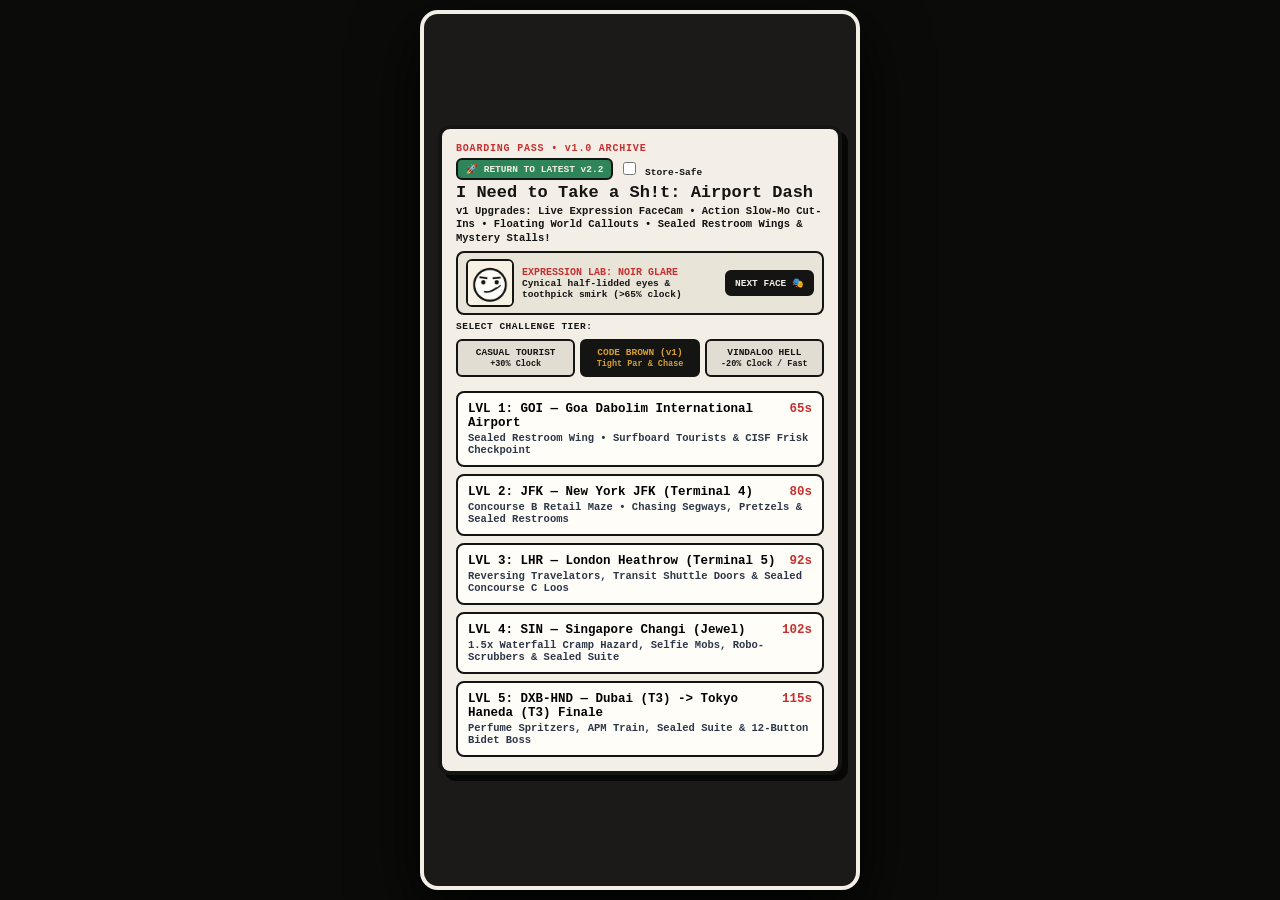
<file: v1/index.html>
<!DOCTYPE html>
<html lang="en">
<head>
  <meta charset="UTF-8" />
  <meta name="viewport" content="width=device-width, initial-scale=1.0, maximum-scale=1.0, user-scalable=no" />
  <title>Code Brown: Terminal Velocity (v1.0) — Playable Stealth-Action Comedy</title>
  <style>
    :root {
      --ink: #141413;
      --paper: #f3efe6;
      --tile: #e2ddd2;
      --amber: #d69e2e;
      --crimson: #c53030;
      --emerald: #2f855a;
      --blue: #3182ce;
      --violet: #6b46c1;
    }
    * {
      box-sizing: border-box;
      user-select: none;
      -webkit-user-select: none;
      -webkit-touch-callout: none;
    }
    body {
      margin: 0;
      background: #0b0b0a;
      color: var(--paper);
      font-family: 'Courier New', Courier, monospace;
      display: flex;
      justify-content: center;
      align-items: center;
      min-height: 100vh;
      overflow: hidden;
      touch-action: none;
    }
    #phone-frame {
      position: relative;
      width: min(100vw, 440px);
      height: min(100vh, 880px);
      background: var(--tile);
      border: 4px solid var(--paper);
      border-radius: 18px;
      overflow: hidden;
      box-shadow: 0 22px 65px rgba(0,0,0,0.9);
    }
    canvas#game-canvas {
      display: block;
      width: 100%;
      height: 100%;
    }

    /* --- TOP HUD WITH LIVE FACECAM PORTRAIT --- */
    .hud-top {
      position: absolute;
      top: 8px;
      left: 8px;
      right: 8px;
      background: rgba(20, 20, 19, 0.94);
      border: 2.5px solid var(--paper);
      border-radius: 10px;
      padding: 8px 10px;
      z-index: 10;
      box-shadow: 0 4px 14px rgba(0,0,0,0.6);
    }
    .hud-main-grid {
      display: flex;
      gap: 9px;
      align-items: center;
    }
    .facecam-box {
      display: flex;
      flex-direction: column;
      align-items: center;
      background: #1e1e1c;
      border: 2px solid var(--paper);
      border-radius: 8px;
      padding: 3px;
      min-width: 68px;
      cursor: pointer;
    }
    #facecam-canvas {
      width: 58px;
      height: 54px;
      display: block;
      background: var(--paper);
      border-radius: 5px;
    }
    #facecam-label {
      font-size: 8px;
      font-weight: 900;
      color: var(--amber);
      margin-top: 2px;
      text-align: center;
      letter-spacing: 0.4px;
      white-space: nowrap;
    }
    .hud-bars-col {
      flex: 1;
      min-width: 0;
    }
    .hud-row {
      display: flex;
      justify-content: space-between;
      align-items: center;
      font-weight: 900;
      font-size: 11.5px;
      margin-bottom: 3px;
    }
    .bar-track {
      width: 100%;
      height: 8px;
      background: rgba(255,255,255,0.15);
      border-radius: 4px;
      overflow: hidden;
      margin-bottom: 5px;
    }
    .bar-fill {
      height: 100%;
      transition: width 0.08s linear;
    }
    .badge-strip {
      display: flex;
      flex-wrap: wrap;
      gap: 4px;
      margin-top: 4px;
    }
    .badge {
      font-size: 9px;
      font-weight: 900;
      padding: 2px 6px;
      border-radius: 4px;
      background: #2d3748;
      color: var(--paper);
      border: 1px solid rgba(255,255,255,0.25);
    }
    #objective-bar {
      margin-top: 5px;
      padding: 4px 7px;
      border-radius: 5px;
      background: rgba(214, 158, 46, 0.18);
      border-left: 3px solid var(--amber);
      font-size: 10px;
      font-weight: 800;
      color: #fefcbf;
      line-height: 1.25;
    }

    /* --- PRE-CRAMP 3s WARNING BAR --- */
    #cramp-warning-bar {
      position: absolute;
      top: 136px;
      left: 10px;
      right: 10px;
      background: var(--crimson);
      color: #fff;
      border: 2.5px solid var(--paper);
      border-radius: 7px;
      padding: 5px 9px;
      font-size: 11px;
      font-weight: 900;
      text-align: center;
      letter-spacing: 0.5px;
      z-index: 14;
      display: none;
      animation: pulseWarn 0.32s infinite alternate;
      box-shadow: 0 4px 12px rgba(197, 48, 48, 0.75);
    }
    @keyframes pulseWarn {
      from { transform: scale(0.98); background: #9b2c2c; }
      to { transform: scale(1.02); background: #e53e3e; }
    }

    /* --- JOHNNY ROCKETFINGERS ACTION CUT-IN COMIC PANEL --- */
    #comic-banner {
      position: absolute;
      top: 168px;
      left: 10px;
      right: 10px;
      background: var(--paper);
      color: var(--ink);
      border: 3.5px solid var(--ink);
      border-radius: 10px;
      padding: 9px 11px;
      box-shadow: 6px 6px 0 rgba(0,0,0,0.85);
      z-index: 18;
      display: none;
      cursor: pointer;
      animation: comicSlideIn 0.18s cubic-bezier(0.16, 1, 0.3, 1);
    }
    @keyframes comicSlideIn {
      from { transform: translateY(-18px) scale(0.95); opacity: 0; }
      to { transform: translateY(0) scale(1); opacity: 1; }
    }
    .comic-inner {
      display: flex;
      gap: 10px;
      align-items: center;
    }
    #cutin-face-canvas {
      width: 64px;
      height: 64px;
      flex-shrink: 0;
      background: #fffdf8;
      border: 2.5px solid var(--ink);
      border-radius: 7px;
    }
    .comic-header-row {
      display: flex;
      justify-content: space-between;
      align-items: center;
      gap: 4px;
    }
    #comic-Speaker {
      color: var(--crimson);
      font-weight: 900;
      font-size: 10.5px;
      letter-spacing: 0.7px;
    }
    #comic-expr-pill {
      background: var(--ink);
      color: var(--amber);
      font-size: 8.5px;
      font-weight: 900;
      padding: 1.5px 5px;
      border-radius: 4px;
    }
    #comic-text {
      font-weight: 800;
      font-style: italic;
      font-size: 12px;
      margin-top: 3px;
      line-height: 1.28;
    }
    #comic-effect-tag {
      margin-top: 5px;
      display: inline-block;
      background: #1a202c;
      color: #fefcbf;
      border-left: 3.5px solid var(--crimson);
      padding: 3px 7px;
      border-radius: 4px;
      font-size: 10px;
      font-weight: 900;
      letter-spacing: 0.3px;
    }

    /* --- CONTEXTUAL INTERACTION PILL & DEDICATED CLENCH BUTTON --- */
    #interact-pill {
      position: absolute;
      bottom: 248px;
      left: 50%;
      transform: translateX(-50%);
      background: rgba(20,20,19,0.95);
      border: 2px solid var(--amber);
      color: #fefcbf;
      padding: 6px 12px;
      border-radius: 8px;
      font-size: 11px;
      font-weight: 900;
      white-space: nowrap;
      z-index: 12;
      display: none;
      box-shadow: 0 4px 12px rgba(0,0,0,0.7);
    }
    #clench-btn {
      position: absolute;
      bottom: 158px;
      right: 16px;
      width: 78px;
      height: 58px;
      border-radius: 12px;
      border: 3px solid var(--paper);
      background: var(--blue);
      color: var(--paper);
      font-family: inherit;
      font-weight: 900;
      font-size: 10px;
      line-height: 1.15;
      cursor: pointer;
      z-index: 12;
      display: none;
      box-shadow: 0 5px 0 var(--ink);
      text-align: center;
      padding: 4px;
    }
    #clench-btn:active { transform: translateY(2px); }

    /* --- MODALS --- */
    .modal-overlay {
      position: absolute;
      inset: 0;
      background: rgba(10, 10, 10, 0.92);
      display: flex;
      flex-direction: column;
      justify-content: center;
      align-items: center;
      padding: 14px;
      z-index: 30;
    }
    .card {
      width: 100%;
      max-height: 95%;
      overflow-y: auto;
      background: var(--paper);
      color: var(--ink);
      border: 4px solid var(--ink);
      border-radius: 12px;
      padding: 14px;
      box-shadow: 6px 6px 0 rgba(0,0,0,0.75);
    }
    .level-btn {
      width: 100%;
      text-align: left;
      background: #fffdf8;
      border: 2.5px solid var(--ink);
      border-radius: 8px;
      padding: 9px 10px;
      margin-top: 7px;
      cursor: pointer;
      font-family: inherit;
      transition: transform 0.1s;
    }
    .level-btn:hover { transform: translateY(-2px); background: #f7f0df; }
    .btn-primary {
      background: var(--ink);
      color: var(--paper);
      border: 2px solid var(--ink);
      border-radius: 6px;
      padding: 8px 12px;
      font-family: inherit;
      font-weight: 900;
      cursor: pointer;
      margin: 3px;
    }
    .diff-strip {
      display: grid;
      grid-template-columns: repeat(3, 1fr);
      gap: 5px;
      margin: 7px 0;
    }
    .diff-btn {
      padding: 6px 4px;
      font-family: inherit;
      font-size: 9.5px;
      font-weight: 900;
      border: 2px solid var(--ink);
      border-radius: 6px;
      background: #e2ddd2;
      color: var(--ink);
      cursor: pointer;
      text-align: center;
    }
    .diff-btn.active {
      background: var(--ink);
      color: var(--amber);
    }
    .expr-preview-bar {
      display: flex;
      align-items: center;
      gap: 8px;
      background: #e9e4d8;
      border: 2px solid var(--ink);
      border-radius: 8px;
      padding: 6px 8px;
      margin-bottom: 6px;
    }
    #menu-expr-canvas {
      width: 48px;
      height: 48px;
      background: var(--paper);
      border: 2px solid var(--ink);
      border-radius: 6px;
      flex-shrink: 0;
    }
    .bidet-grid {
      display: grid;
      grid-template-columns: repeat(3, 1fr);
      gap: 7px;
      margin-top: 12px;
    }
    .bidet-key {
      background: var(--ink);
      color: var(--paper);
      border: 2px solid var(--ink);
      border-radius: 6px;
      padding: 8px 4px;
      cursor: pointer;
      font-family: inherit;
      text-align: center;
    }
    .bidet-key:hover { background: #2d3748; }
  </style>
</head>
<body>
  <div id="phone-frame">
    <canvas id="game-canvas"></canvas>

    <!-- TOP HUD PANEL WITH LIVE JOHNNY ROCKETFINGERS FACECAM -->
    <div class="hud-top" id="hud-panel" style="display:none;">
      <div class="hud-main-grid">
        <div class="facecam-box" onclick="cycleTestExpression()" title="Tap to test facial expressions">
          <canvas id="facecam-canvas" width="64" height="60"></canvas>
          <div id="facecam-label">NOIR GLARE</div>
        </div>
        <div class="hud-bars-col">
          <div class="hud-row">
            <span id="hud-level-label">GOI | BOWEL PRESSURE</span>
            <span id="hud-timer-val" style="font-size:14px;">65.0s</span>
            <div style="display:flex;gap:4px;">
              <a href="../index.html" class="btn-primary" style="padding:2px 6px;font-size:9px;margin:0;text-decoration:none;background:var(--emerald);">🚀 v2.2</a>
              <button class="btn-primary" style="padding:2px 6px;font-size:9.5px;margin:0;" onclick="openMenu()">MAP</button>
            </div>
          </div>
          <div class="bar-track"><div id="hud-timer-bar" class="bar-fill" style="width:100%;background:var(--emerald);"></div></div>
          <div class="hud-row">
            <span>SECURITY SUSPICION</span>
            <span id="hud-susp-val">0%</span>
          </div>
          <div class="bar-track"><div id="hud-susp-bar" class="bar-fill" style="width:0%;background:var(--paper);"></div></div>
        </div>
      </div>
      <div class="badge-strip" id="hud-badges"></div>
      <div id="objective-bar">OBJECTIVE: Pass Security & Unseal the Restroom Wing (Bribe Janitor or Distract)!</div>
    </div>

    <!-- PRE-CRAMP 3s WARNING BAR -->
    <div id="cramp-warning-bar">⚠ GUT RUMBLE IN 2.5s — SLOW DOWN OR HIT CLENCH!</div>

    <!-- JOHNNY ROCKETFINGERS COMIC STRIP ACTION CUT-IN BANNER -->
    <div id="comic-banner" onclick="dismissBanner()">
      <div class="comic-inner">
        <canvas id="cutin-face-canvas" width="68" height="68"></canvas>
        <div style="flex:1;min-width:0;">
          <div class="comic-header-row">
            <span id="comic-Speaker">INNER MONOLOGUE</span>
            <span id="comic-expr-pill">EXPR: NOIR GLARE</span>
          </div>
          <div id="comic-text"></div>
          <div id="comic-effect-tag">⚡ EFFECT: ACTIVE</div>
        </div>
      </div>
    </div>

    <div id="interact-pill">RELEASE THUMB: INTERACT</div>
    <button id="clench-btn" onclick="triggerClench()">🍑 IRON<br/>CLENCH<br/><span id="clench-btn-sub" style="font-size:8.5px;color:#fefcbf;">READY</span></button>

    <!-- BOARDING PASS LEVEL SELECT MODAL (v1.0) -->
    <div class="modal-overlay" id="menu-modal">
      <div class="card">
        <div style="display:flex;justify-content:space-between;align-items:center;flex-wrap:wrap;gap:4px;">
          <span style="color:var(--crimson);font-weight:900;font-size:10px;letter-spacing:0.8px;">BOARDING PASS • v1.0 ARCHIVE</span>
          <div style="display:flex;align-items:center;gap:6px;">
            <a href="../index.html" class="btn-primary" style="padding:3px 8px;font-size:9.5px;margin:0;text-decoration:none;background:var(--emerald);">🚀 RETURN TO LATEST v2.2</a>
            <label style="font-size:9.5px;font-weight:800;cursor:pointer;">
              <input type="checkbox" id="safe-title-toggle" onchange="toggleSafeTitle()" /> Store-Safe
            </label>
          </div>
        </div>
        <h2 id="game-title-heading" style="margin:3px 0 3px 0;font-size:17px;">I Need to Take a Sh!t: Airport Dash</h2>
        <div style="font-size:10.5px;font-weight:700;margin-bottom:6px;line-height:1.3;">
          <b>v1 Upgrades:</b> Live Expression FaceCam • Action Slow-Mo Cut-Ins • Floating World Callouts • Sealed Restroom Wings & Mystery Stalls!
        </div>

        <!-- Interactive Expression Preview Strip -->
        <div class="expr-preview-bar">
          <canvas id="menu-expr-canvas" width="56" height="56"></canvas>
          <div style="flex:1;">
            <div style="font-size:10px;font-weight:900;color:var(--crimson);" id="menu-expr-title">EXPRESSION LAB: NOIR GLARE</div>
            <div style="font-size:9.5px;font-weight:700;" id="menu-expr-desc">Cynical half-lidded eyes & toothpick smirk (>65% clock)</div>
          </div>
          <button class="btn-primary" style="padding:5px 8px;font-size:9.5px;margin:0;" onclick="cycleMenuExpression()">NEXT FACE 🎭</button>
        </div>

        <!-- Difficulty Selector -->
        <div style="font-size:9.5px;font-weight:900;letter-spacing:0.5px;">SELECT CHALLENGE TIER:</div>
        <div class="diff-strip">
          <button class="diff-btn" id="diff-casual" onclick="setDifficulty('casual')">CASUAL TOURIST<br/><span style="font-weight:600;font-size:8.5px;">+30% Clock</span></button>
          <button class="diff-btn active" id="diff-standard" onclick="setDifficulty('standard')">CODE BROWN (v1)<br/><span style="font-weight:600;font-size:8.5px;">Tight Par & Chase</span></button>
          <button class="diff-btn" id="diff-nightmare" onclick="setDifficulty('nightmare')">VINDALOO HELL<br/><span style="font-weight:600;font-size:8.5px;">-20% Clock / Fast</span></button>
        </div>

        <div id="level-list"></div>
      </div>
    </div>

    <!-- LEVEL 5 HANEDA 12-BUTTON ELECTRONIC BIDET BOSS MODAL -->
    <div class="modal-overlay" id="bidet-modal" style="display:none;">
      <div class="card">
        <div style="color:var(--crimson);font-weight:900;font-size:15px;text-align:center;">FINAL BOSS: HANEDA WASHLET-9000</div>
        <div id="bidet-timer-label" style="font-weight:900;font-size:12px;text-align:center;margin-top:4px;">
          ELECTRONIC LID LOCKED! PRESS [開 / OPEN] IN 5.0s!
        </div>
        <div class="bidet-grid" id="bidet-grid"></div>
      </div>
    </div>

    <!-- END OF RUN SLAPSTICK MODAL WITH EXPRESSION PORTRAIT -->
    <div class="modal-overlay" id="outcome-modal" style="display:none;">
      <div class="card" style="text-align:center;">
        <canvas id="outcome-face-canvas" width="76" height="76" style="background:#fffdf8;border:3px solid var(--ink);border-radius:10px;margin:0 auto 6px auto;display:block;"></canvas>
        <h2 id="outcome-title" style="margin:4px 0;">THRONE SECURED!</h2>
        <div id="outcome-sub" style="font-weight:800;font-size:12px;margin-bottom:8px;"></div>
        <p id="outcome-bark" style="font-style:italic;font-weight:700;font-size:13px;margin:8px 0;"></p>
        <div id="outcome-stats" style="font-weight:900;font-size:12.5px;margin:8px 0;"></div>
        <div>
          <button class="btn-primary" onclick="retryCurrentLevel()">RETRY TERMINAL</button>
          <button class="btn-primary" onclick="nextOrMenu()">NEXT / TERMINAL MAP</button>
        </div>
      </div>
    </div>
  </div>

  <script>
    // =========================================================================
    // 1. JOHNNY ROCKETFINGERS 10-EXPRESSION CATALOG & DIALOGUE SCRIPT TABLE
    // =========================================================================
    const EXPRESSION_META = [
      { id: "noir_glare", label: "NOIR GLARE", desc: "Cynical half-lidded eyes & toothpick smirk (>65% clock)" },
      { id: "sweating_squint", label: "SWEAT SQUINT", desc: "Asymmetric squint & rolling forehead sweat beads (35%–65%)" },
      { id: "clenched_grimace", label: "CLENCH GRIMACE", desc: "Throbbing crimson forehead vein & zig-zag gritted teeth (<35%)" },
      { id: "panic_stare", label: "PANIC STARE", desc: "Wide bloodshot eyes, pinprick pupils & sweat geyser (<18%)" },
      { id: "twitching_eyebrow", label: "TWITCH BROW", desc: "Deadpan disbelief & sky-high twitching eyebrow (Locked Stall)" },
      { id: "awkward_smile", label: "GUILTY GRIN", desc: "Shifty side-glancing eyes & nervous wide grin (Spotted by TSA)" },
      { id: "smirk_sweat", label: "SLY SMIRK", desc: "Tactical wink & raised brow (Bribed Janitor / Fast-Track Pass)" },
      { id: "iron_clench", label: "IRON CLENCH", desc: "Flushed violet puffed cheeks & squeezed eyes (Timer Paused!)" },
      { id: "bergamot_stun", label: "SPIRAL STUN", desc: "Spinning spiral eyes & dizzy stars (Wet Slip / Perfume Stun)" },
      { id: "freeze_frame_despair", label: "NOIR DESPAIR", desc: "Stark noir spotlight & hollow-eyed freeze-frame (Code Brown)" }
    ];

    const DIALOGUES = {
      spawn_goi: {
        speaker: "INNER MONOLOGUE", expr: "sweating_squint",
        effect: "🎯 GOAL: BRIBE OR LURE JANITOR TO UNSEAL RESTROOM WING!",
        callout: "GOI: 65s ON THE CLOCK!",
        text: "That second prawn vindaloo by the beach was a tactical error. The restroom wing is taped off by a janitor—I need mints or a distraction!"
      },
      spawn_jfk: {
        speaker: "INNER MONOLOGUE", expr: "clenched_grimace",
        effect: "🎯 GOAL: BYPASS TSA SCANNER & CLEAR MOP CART BARRICADE!",
        callout: "JFK TERMINAL 4!",
        text: "Terminal 4 is half a mile long, TSA is frisking everyone without a CLEAR pass, and my colon just declared DEFCON 1."
      },
      spawn_lhr: {
        speaker: "INNER MONOLOGUE", expr: "twitching_eyebrow",
        effect: "🎯 GOAL: TIME THE SHUTTLE DOORS & LURE THE LOO CUSTODIAN!",
        callout: "MIND THE GAP!",
        text: "A lukewarm Heathrow steak-and-kidney pie has declared war on my lower intestine. Mind the gap—and my dignity."
      },
      spawn_sin: {
        speaker: "INNER MONOLOGUE", expr: "panic_stare",
        effect: "🎯 GOAL: SURVIVE 1.5x WATERFALL CRAMPS & UNSEAL SANCTUARY!",
        callout: "RAIN VORTEX AHEAD!",
        text: "Who puts a forty-meter roaring indoor waterfall inside a transit hub?! Even the ficus trees know I'm clenching."
      },
      spawn_dxb: {
        speaker: "INNER MONOLOGUE", expr: "noir_glare",
        effect: "🎯 GOAL: DODGE PERFUME AMBUSHES -> APM TRAIN -> 12-KEY BOSS!",
        callout: "FINAL BOSS GAUNTLET!",
        text: "Duty-free perfume spritzers, an Automated People Mover train, and a 12-button Japanese robo-toilet standing between me and dishonor."
      },
      hit_wet_floor: {
        speaker: "SLIP HAZARD TRIGGERED!", expr: "bergamot_stun",
        effect: "🫧 EFFECT: 2.0s UNCONTROLLED SLIDE! (GRAB FLIP-FLOPS NEXT TIME)",
        callout: "🫧 SLIP & SLIDE! (2.0s)",
        text: "Mopped floor! Wet tiles! Without rubber flip-flops I'm a human curling stone of regret!"
      },
      saved_flipflops: {
        speaker: "TACTICAL GEAR EQUIPPED", expr: "smirk_sweat",
        effect: "🩴 EFFECT: RUBBER SOLES EQUIPPED — 100% IMMUNE TO WET FLOORS!",
        callout: "🩴 FLIP-FLOPS ON! NO SLIP!",
        text: "Duty-free rubber flip-flops equipped. Ugly as sin, grip wet terminal marble like snow tires."
      },
      spotted_waddling: {
        speaker: "SECURITY VISION CONE!", expr: "awkward_smile",
        effect: "🚨 EFFECT: SUSPICION +38%/s & GUARD CHASING! BREAK LOS OR HIDE!",
        callout: "🚨 SPOTTED WADDLING!",
        text: "Act natural! Nothing says 'innocent traveler' like sweating through a linen shirt and crab-walking at 5.5 m/s."
      },
      locked_stall: {
        speaker: "MYSTERY STALL INSPECTED", expr: "twitching_eyebrow",
        effect: "🔒 EFFECT: DECOY STALL LOCKED (-1.5s PANIC)! TRY ANOTHER STALL!",
        callout: "🔒 LOCKED! WRONG STALL!",
        text: "Locked! 'Occupied / Maintenance Required.' Brother, if I don't find the open door in ten seconds, you'll see real maintenance required."
      },
      bribe_pickup: {
        speaker: "TACTICAL ITEM ACQUIRED", expr: "smirk_sweat",
        effect: "🍬 EFFECT: POCKETED BREATH MINTS — WALK UP TO MOP CART TO BRIBE!",
        callout: "🍬 GOT BREATH MINTS!",
        text: "Pocketed a tin of curiously strong mints. Now I can bribe the custodian taping off the restroom wing!"
      },
      bribe_mints: {
        speaker: "CUSTODIAN BRIBED!", expr: "smirk_sweat",
        effect: "✅ EFFECT: MOP BARRICADE REMOVED! RESTROOM WING IS NOW OPEN!",
        callout: "✅ BRIBED! WING OPEN!",
        text: "Slipped the custodian the imported spearmint tin. The yellow 'Cleaning in Progress' tape parts like the Red Sea!"
      },
      distract_triggered: {
        speaker: "POINT-&-CLICK SABOTAGE!", expr: "noir_glare",
        effect: "✅ EFFECT: CUSTODIAN LURED AWAY! RESTROOM WING IS NOW OPEN!",
        callout: "🗑️ SABOTAGE! DOOR CLEAR!",
        text: "Chaos deployed! The custodian abandoned the restroom doorway with his mop bucket to clean up the mess!"
      },
      spicy_pretzel: {
        speaker: "GASTRONOMIC GAMBLE!", expr: "panic_stare",
        effect: "🌶️ EFFECT: +28% SPEED FOR 6.0s | -8.0s COLON COUNTDOWN!",
        callout: "🌶️ +28% SPD / -8.0s CLOCK!",
        text: "Free sample jalapeño pretzel?! Why did I chew that?! Adrenaline speed +28%, colon clock -8 seconds!"
      },
      tsa_patdown: {
        speaker: "CHECKPOINT FRISK!", expr: "clenched_grimace",
        effect: "🧤 EFFECT: FROZEN 5.0s FOR PAT-DOWN & -4.0s GUT SQUEEZE!",
        callout: "🧤 FRISKED! 5s HOLD & -4s!",
        text: "'Sir, step onto the mat and unbuckle your belt.' A 5-second pat-down AND he pressed right on my lower abdomen (-4s)!"
      },
      tsa_bypass: {
        speaker: "DIPLOMATIC FAST-TRACK", expr: "smirk_sweat",
        effect: "🎫 EFFECT: FAST-TRACK PASS ACQUIRED — BREEZE PAST TSA!",
        callout: "🎫 FAST-TRACK READY!",
        text: "Grabbed the forged Diplomatic Fast-Track pass. TSA won't lay a single latex glove on me now."
      },
      tsa_bypass_used: {
        speaker: "CHECKPOINT BYPASSED!", expr: "smirk_sweat",
        effect: "⚡ EFFECT: SKIPPED 5.0s PAT-DOWN WITH FAST-TRACK PASS!",
        callout: "⚡ TSA BYPASSED! 0s DELAY!",
        text: "Flashed the Fast-Track sticker at the scanner. The velvet rope dropped without a pat-down!"
      },
      waterfall_warn: {
        speaker: "PSYCHOLOGICAL HAZARD!", expr: "sweating_squint",
        effect: "🌊 EFFECT: ROARING WATERFALL ACCELERATES CRAMP WAVES BY 1.5x!",
        callout: "🌊 1.5x CRAMP FREQUENCY!",
        text: "SHHHHHH—fifty thousand gallons of cascading water per minute! Psychological torture is accelerating Cramp Waves by 1.5x!"
      },
      perfume_stun: {
        speaker: "DUTY-FREE AMBUSH!", expr: "bergamot_stun",
        effect: "🌸 EFFECT: BLINDED BY PINK BERGAMOT MIST & STUNNED FOR 2.0s!",
        callout: "🌸 PERFUME STUN! (2.0s)",
        text: "Ambush! Aggressive Eau de Cologne promoter spritzed my eyes! Blinded by bergamot for two seconds!"
      },
      crowd_jostle: {
        speaker: "PASSENGER COLLISION!", expr: "clenched_grimace",
        effect: "🧳 EFFECT: BUMPED BY MOVING CROWD (-2.0s GUT JOLT)!",
        callout: "🧳 CROWD BUMP! -2.0s!",
        text: "Watch where you're swinging that surfboard bag, mate! Direct impact to the lower intestine (-2.0s)!"
      },
      clipboard_clue: {
        speaker: "MAINTENANCE LOG INTEL!", expr: "smirk_sweat",
        effect: "📋 EFFECT: TRUE OPEN THRONE STALL HIGHLIGHTED IN GREEN!",
        callout: "📋 INTEL: OPEN STALL MAPPED!",
        text: "Checked the janitor's clipboard! I now know exactly which stall in the Restroom Wing is unlocked!"
      },
      cramp_hit_penalty: {
        speaker: "CRAMP WAVE STRIKE!", expr: "panic_stare",
        effect: "💥 EFFECT: CAUGHT SPRINTING DURING CRAMP (-4.5s & STAGGER)!",
        callout: "💥 CRAMP PENALTY! -4.5s!",
        text: "Augh! Caught sprinting when the Cramp Wave hit! Lost 4.5 seconds—double-tap to Clench or walk when the warning flashes!"
      }
    };

    // =========================================================================
    // 2. PROCEDURAL JOHNNY ROCKETFINGERS FACIAL EXPRESSION RENDERER
    // =========================================================================
    function drawJohnnyExpression(targetCtx, w, h, exprId, t) {
      targetCtx.clearRect(0, 0, w, h);
      const cx = w * 0.5, cy = h * 0.54;
      const r = Math.min(w, h) * 0.36;

      // Background comic halftone/stripes
      targetCtx.fillStyle = exprId === "panic_stare" || exprId === "clenched_grimace"
        ? "#fed7d7"
        : (exprId === "iron_clench" ? "#e9d8fd" : (exprId === "smirk_sweat" ? "#c6f6d5" : "#f7f2e4"));
      targetCtx.fillRect(0, 0, w, h);

      // Action speed lines on intense expressions
      if (["panic_stare", "clenched_grimace", "bergamot_stun", "iron_clench"].includes(exprId)) {
        targetCtx.strokeStyle = "rgba(197,48,48,0.22)";
        targetCtx.lineWidth = 1.5;
        for (let i = 0; i < 8; i++) {
          const a = (i / 8) * Math.PI * 2 + t * 2;
          targetCtx.beginPath();
          targetCtx.moveTo(cx + Math.cos(a) * r * 0.9, cy + Math.sin(a) * r * 0.9);
          targetCtx.lineTo(cx + Math.cos(a) * r * 1.45, cy + Math.sin(a) * r * 1.45);
          targetCtx.stroke();
        }
      }

      // Head shake offset
      const jitterX = (exprId === "panic_stare" || exprId === "clenched_grimace") ? Math.sin(t * 38) * 1.4 : 0;
      const hx = cx + jitterX, hy = cy;

      // Head circle
      targetCtx.fillStyle = exprId === "iron_clench" ? "#d6bcfa" : (exprId === "freeze_frame_despair" ? "#cbd5e0" : "#fffdf9");
      targetCtx.strokeStyle = "#141413";
      targetCtx.lineWidth = 2.6;
      targetCtx.beginPath();
      targetCtx.arc(hx, hy, r, 0, Math.PI * 2);
      targetCtx.fill();
      targetCtx.stroke();

      const eyeY = hy - r * 0.16;
      const eyeSep = r * 0.42;

      // Forehead throbbing vein on clenched_grimace / iron_clench
      if (exprId === "clenched_grimace" || exprId === "iron_clench") {
        targetCtx.strokeStyle = "#c53030";
        targetCtx.lineWidth = 2.0;
        targetCtx.beginPath();
        targetCtx.moveTo(hx - r * 0.55, hy - r * 0.55);
        targetCtx.lineTo(hx - r * 0.35, hy - r * 0.42);
        targetCtx.lineTo(hx - r * 0.48, hy - r * 0.28);
        targetCtx.stroke();
      }

      // Eyes & Brows
      targetCtx.strokeStyle = "#141413";
      targetCtx.fillStyle = "#141413";
      if (exprId === "bergamot_stun") {
        [-1, 1].forEach(dir => {
          const ex = hx + dir * eyeSep;
          targetCtx.beginPath();
          for (let s = 0; s <= 20; s++) {
            const p = s / 20;
            const ang = p * Math.PI * 3.5 + t * 8 * dir;
            const rad = p * r * 0.25;
            const px = ex + Math.cos(ang) * rad, py = eyeY + Math.sin(ang) * rad;
            if (s === 0) targetCtx.moveTo(px, py); else targetCtx.lineTo(px, py);
          }
          targetCtx.stroke();
        });
      } else if (exprId === "panic_stare" || exprId === "freeze_frame_despair") {
        [-1, 1].forEach(dir => {
          const ex = hx + dir * eyeSep;
          targetCtx.fillStyle = "#ffffff";
          targetCtx.beginPath(); targetCtx.arc(ex, eyeY, r * 0.25, 0, Math.PI * 2); targetCtx.fill(); targetCtx.stroke();
          targetCtx.fillStyle = exprId === "panic_stare" ? "#c53030" : "#141413";
          targetCtx.beginPath(); targetCtx.arc(ex + Math.sin(t * 20), eyeY, 2.1, 0, Math.PI * 2); targetCtx.fill();
        });
      } else if (exprId === "iron_clench") {
        [-1, 1].forEach(dir => {
          const ex = hx + dir * eyeSep;
          targetCtx.lineWidth = 2.4;
          targetCtx.beginPath();
          targetCtx.moveTo(ex - dir * 5, eyeY - 3);
          targetCtx.lineTo(ex + dir * 3, eyeY);
          targetCtx.lineTo(ex - dir * 5, eyeY + 3);
          targetCtx.stroke();
        });
      } else {
        // Standard / squint / awkward / twitching eyes
        const shiftX = exprId === "awkward_smile" ? Math.sin(t * 4) * 3.2 : 0;
        [-1, 1].forEach(dir => {
          const ex = hx + dir * eyeSep;
          if (exprId === "sweating_squint" && dir === -1) {
            targetCtx.lineWidth = 2.2;
            targetCtx.beginPath();
            targetCtx.moveTo(ex - 4, eyeY); targetCtx.lineTo(ex + 4, eyeY);
            targetCtx.stroke();
          } else {
            targetCtx.fillStyle = "#141413";
            targetCtx.beginPath(); targetCtx.arc(ex + shiftX, eyeY, 2.7, 0, Math.PI * 2); targetCtx.fill();
          }
        });
        // Eyebrows
        targetCtx.lineWidth = 2.4;
        const twitch = exprId === "twitching_eyebrow" ? -5.5 - Math.abs(Math.sin(t * 16)) * 3.5 : -2.5;
        targetCtx.beginPath();
        targetCtx.moveTo(hx - eyeSep - 5, eyeY - 4 + twitch);
        targetCtx.lineTo(hx - eyeSep + 5, eyeY - 5);
        targetCtx.moveTo(hx + eyeSep - 5, eyeY - 5);
        targetCtx.lineTo(hx + eyeSep + 5, eyeY - 6);
        targetCtx.stroke();
      }

      // Mouth
      const my = hy + r * 0.38;
      targetCtx.lineWidth = 2.2;
      if (exprId === "clenched_grimace" || exprId === "awkward_smile") {
        const mw = r * 1.0, mh = r * 0.34;
        targetCtx.fillStyle = "#ffffff";
        targetCtx.fillRect(hx - mw * 0.5, my - mh * 0.5, mw, mh);
        targetCtx.strokeRect(hx - mw * 0.5, my - mh * 0.5, mw, mh);
        // Teeth grid
        targetCtx.beginPath();
        for (let k = -1; k <= 1; k++) {
          targetCtx.moveTo(hx + k * (mw * 0.25), my - mh * 0.5);
          targetCtx.lineTo(hx + k * (mw * 0.25), my + mh * 0.5);
        }
        targetCtx.stroke();
      } else if (exprId === "panic_stare" || exprId === "freeze_frame_despair") {
        targetCtx.fillStyle = "#141413";
        targetCtx.beginPath();
        targetCtx.ellipse(hx, my, r * 0.32, r * 0.24, 0, 0, Math.PI * 2);
        targetCtx.fill();
      } else if (exprId === "smirk_sweat" || exprId === "noir_glare") {
        targetCtx.beginPath();
        targetCtx.moveTo(hx - r * 0.38, my + 1);
        targetCtx.quadraticCurveTo(hx, my + 3, hx + r * 0.44, my - 4);
        targetCtx.stroke();
        if (exprId === "noir_glare") {
          // Cynical toothpick
          targetCtx.lineWidth = 1.6;
          targetCtx.beginPath();
          targetCtx.moveTo(hx + r * 0.35, my - 2);
          targetCtx.lineTo(hx + r * 0.68, my - 7);
          targetCtx.stroke();
        }
      } else {
        targetCtx.beginPath();
        targetCtx.moveTo(hx - r * 0.35, my);
        targetCtx.lineTo(hx + r * 0.35, my);
        targetCtx.stroke();
      }

      // Animated comic sweat droplets
      if (exprId !== "noir_glare") {
        const dropY = (t * 22) % 10;
        targetCtx.fillStyle = "#63b3ed";
        targetCtx.beginPath();
        targetCtx.arc(hx + r * 0.76, hy - r * 0.38 + dropY, 3.3, 0, Math.PI * 2);
        targetCtx.fill();
        if (["panic_stare", "awkward_smile", "clenched_grimace"].includes(exprId)) {
          targetCtx.beginPath();
          targetCtx.arc(hx - r * 0.78, hy - r * 0.2 + ((t * 28) % 9), 2.8, 0, Math.PI * 2);
          targetCtx.fill();
        }
      }
    }

    // =========================================================================
    // 3. 5 CAMPAIGN LEVELS WITH SEALED RESTROOM WINGS, MYSTERY STALLS & CROWDS
    // =========================================================================
    const LEVELS = [
      {
        id: 1, iata: "GOI", name: "Goa Dabolim International Airport",
        sub: "Sealed Restroom Wing • Surfboard Tourists & CISF Frisk Checkpoint",
        baseTimer: 65, crampInterval: 18, spawnBark: "spawn_goi",
        winBark: "Sweet ceramic salvation. Never trust a beach shack prawn vindaloo forty minutes before boarding.",
        world: { w: 20, h: 38 }, spawn: { x: 10, y: 35 },
        walls: [
          { x: 0, y: 0, w: 1, h: 38 }, { x: 19, y: 0, w: 1, h: 38 },
          { x: 0, y: 0, w: 20, h: 1 }, { x: 0, y: 37, w: 20, h: 1 },
          { x: 3.2, y: 29.0, w: 5.8, h: 1.6, label: "Surfboard Baggage Pile" },
          { x: 11.2, y: 26.0, w: 5.2, h: 2.0, label: "Vindaloo Air Desk" },
          // Full-width CISF Security Barrier with narrow central frisk gap (x: 8.6..11.4)
          { x: 1.0, y: 19.0, w: 7.6, h: 1.3, label: "CISF Security Wall" },
          { x: 11.4, y: 19.0, w: 7.6, h: 1.3, label: "CISF Security Wall" },
          { x: 4.5, y: 12.8, w: 4.5, h: 1.8, label: "Cashew & Feni Kiosk" },
          // Sealed Restroom Wing Wall (only doorway is x: 12.6..15.7, blocked by Custodian h1!)
          { x: 1.0, y: 8.0, w: 11.6, h: 1.2, label: "Restroom Wing Wall (Sealed)" },
          { x: 15.7, y: 8.0, w: 3.3, h: 1.2, label: "Restroom Wing Wall" }
        ],
        guards: [
          { id: "g1", type: "patrol", speed: 2.7, pts: [{x:3.0,y:23.5},{x:16.5,y:23.5}] },
          { id: "g2", type: "tsa", speed: 0, angle: 1.57, pts: [{x:10.0,y:19.0}] },
          { id: "g3", type: "patrol", speed: 3.0, pts: [{x:3.0,y:10.4},{x:16.5,y:10.4},{x:16.5,y:15.8},{x:3.0,y:15.8}] }
        ],
        crowds: [
          { x: 4.0, y: 32.0, pts: [{x:3.5,y:32.0},{x:15.5,y:32.0}], speed: 2.1, r: 0.9, label: "Surfboard Tourist" },
          { x: 14.0, y: 15.0, pts: [{x:11.0,y:15.0},{x:17.2,y:15.0}], speed: 2.3, r: 0.9, label: "Holiday Trolley" }
        ],
        hazards: [
          { id: "h1", x: 14.15, y: 8.4, r: 2.2, blocks: true, label: "Mop Cart (Seals Restroom!)" },
          { id: "h2", x: 10.0, y: 15.5, r: 2.0, blocks: false, label: "Freshly Mopped Exit" }
        ],
        props: [
          { id: "p1", type: "item", item: "breath_mints", x: 2.8, y: 33.5, label: "Grab Spearmint Tin (Bribe Janitor)", bark: "bribe_pickup" },
          { id: "p2", type: "distract", target: "h1", x: 3.0, y: 11.2, label: "Kick Trash Bin (Lure Janitor Away!)", bark: "distract_triggered" },
          { id: "p3", type: "item", item: "rubber_flipflops", x: 16.8, y: 22.0, label: "Equip Rubber Flip-Flops (No Slip)", bark: "saved_flipflops" },
          { id: "p4", type: "item", item: "fast_track_pass", x: 16.8, y: 31.5, label: "Grab Fast-Track Sticker (Skip Frisk)", bark: "tsa_bypass" },
          { id: "p5", type: "cover", x: 7.5, y: 15.2, label: "Read Goa Herald (-30% Suspicion/s)" },
          { id: "p6", type: "clipboard", x: 12.2, y: 13.5, label: "Read Janitor Log (Reveal Open Stall!)", bark: "clipboard_clue" }
        ],
        stalls: [
          { x: 4.2, y: 3.2, open: false, label: "Cubicle #1" },
          { x: 10.0, y: 3.2, open: false, label: "Cubicle #2" },
          { x: 16.0, y: 3.2, open: true, label: "Cubicle #3" }
        ],
        zones: []
      },
      {
        id: 2, iata: "JFK", name: "New York JFK (Terminal 4)",
        sub: "Concourse B Retail Maze • Chasing Segways, Pretzels & Sealed Restrooms",
        baseTimer: 80, crampInterval: 16, spawnBark: "spawn_jfk",
        winBark: "First-class porcelain on a coach-class ticket. Worth every forged lounge pass.",
        world: { w: 22, h: 46 }, spawn: { x: 11, y: 43 },
        walls: [
          { x: 0, y: 0, w: 1, h: 46 }, { x: 21, y: 0, w: 1, h: 46 },
          { x: 0, y: 0, w: 22, h: 1 }, { x: 0, y: 45, w: 22, h: 1 },
          { x: 1.0, y: 33.0, w: 8.5, h: 1.4, label: "TSA Stanchion Wall" },
          { x: 12.5, y: 33.0, w: 8.5, h: 1.4, label: "TSA X-Ray Wall" },
          { x: 3.0, y: 23.0, w: 5.0, h: 2.5, label: "5th Ave Duty-Free" },
          { x: 14.0, y: 23.0, w: 5.0, h: 2.5, label: "Hudson Pretzels" },
          { x: 1.0, y: 14.0, w: 8.0, h: 1.2, label: "VIP Lounge Glass" },
          { x: 12.5, y: 14.0, w: 4.0, h: 2.0, label: "Concourse Pillar" },
          // Sealed Restroom Wing (Doorway at x: 13.8..17.0, blocked by jh2!)
          { x: 1.0, y: 8.0, w: 12.8, h: 1.2, label: "Restroom Wing Wall (Sealed)" },
          { x: 17.0, y: 8.0, w: 4.0, h: 1.2, label: "Restroom Wing Wall" }
        ],
        guards: [
          { id: "j1", type: "tsa", speed: 0, angle: 1.57, pts: [{x:11.0,y:33.0}] },
          { id: "j2", type: "segway", speed: 4.4, pts: [{x:3.0,y:28.5},{x:19.0,y:28.5}] },
          { id: "j3", type: "segway", speed: 4.5, pts: [{x:10.5,y:29.0},{x:10.5,y:15.5}] },
          { id: "j4", type: "patrol", speed: 3.0, pts: [{x:3.0,y:10.2},{x:18.5,y:10.2}] }
        ],
        crowds: [
          { x: 5.0, y: 39.0, pts: [{x:3.0,y:39.0},{x:18.5,y:39.0}], speed: 2.5, r: 0.95, label: "Luggage Cart Train" },
          { x: 15.0, y: 19.5, pts: [{x:3.5,y:19.5},{x:18.5,y:19.5}], speed: 2.4, r: 0.95, label: "Slow Tour Group" }
        ],
        hazards: [
          { id: "jh1", x: 11.0, y: 29.0, r: 2.1, blocks: false, label: "Iced Latte Spill" },
          { id: "jh2", x: 15.4, y: 8.4, r: 2.3, blocks: true, label: "Concourse B Mop Barricade" }
        ],
        props: [
          { id: "jp1", type: "item", item: "fast_track_pass", x: 18.2, y: 40.5, label: "Grab CLEAR Fast-Track Pass", bark: "tsa_bypass" },
          { id: "jp2", type: "pretzel", x: 16.5, y: 26.8, label: "Spicy Jalapeño Pretzel (+28% Spd, -8s)", bark: "spicy_pretzel" },
          { id: "jp3", type: "item", item: "rubber_flipflops", x: 4.5, y: 26.8, label: "I-Heart-NY Rubber Slides", bark: "saved_flipflops" },
          { id: "jp4", type: "distract", target: "jh2", x: 3.5, y: 11.2, label: "Toss 80%-Off Coupon (Lure Mop Cart!)", bark: "toss_duty_free_coupon" },
          { id: "jp5", type: "cover", x: 4.0, y: 16.5, label: "Hide at Newsstand (-30% Suspicion/s)" },
          { id: "jp6", type: "clipboard", x: 18.2, y: 15.5, label: "Check Custodial Tablet (Map Open Stall)", bark: "clipboard_clue" }
        ],
        stalls: [
          { x: 4.0, y: 3.2, open: false, label: "VIP Suite #1" },
          { x: 11.0, y: 3.2, open: false, label: "Gate B42 Stall #2" },
          { x: 18.0, y: 3.2, open: true, label: "Gate B42 Stall #3" }
        ],
        zones: []
      },
      {
        id: 3, iata: "LHR", name: "London Heathrow (Terminal 5)",
        sub: "Reversing Travelators, Transit Shuttle Doors & Sealed Concourse C Loos",
        baseTimer: 92, crampInterval: 16, spawnBark: "spawn_lhr",
        winBark: "God save the King, and God save whoever left a spare roll in Concourse C.",
        world: { w: 22, h: 52 }, spawn: { x: 11, y: 49 },
        walls: [
          { x: 0, y: 0, w: 1, h: 52 }, { x: 21, y: 0, w: 1, h: 52 },
          { x: 0, y: 0, w: 22, h: 1 }, { x: 0, y: 51, w: 22, h: 1 },
          { x: 2.5, y: 42.0, w: 9.5, h: 1.5, label: "Polite British Queue" },
          { x: 1.0, y: 33.5, w: 8.5, h: 1.4, label: "100ml Baggie Desk" },
          { x: 12.5, y: 33.5, w: 8.5, h: 1.4, label: "Border Stanchion" },
          { x: 1.0, y: 17.5, w: 7.5, h: 1.5, label: "Shuttle Platform" },
          { x: 13.5, y: 17.5, w: 7.5, h: 1.5, label: "Shuttle Platform" },
          // Sealed Restroom Wing (Doorway at x: 14.8..18.0, blocked by lh2!)
          { x: 1.0, y: 8.2, w: 13.8, h: 1.2, label: "Concourse C Loo Wall (Sealed)" },
          { x: 18.0, y: 8.2, w: 3.0, h: 1.2, label: "Concourse C Loo Wall" }
        ],
        guards: [
          { id: "l1", type: "tsa", speed: 0, angle: 1.57, pts: [{x:11.0,y:33.5}] },
          { id: "l2", type: "segway", speed: 4.4, pts: [{x:11.0,y:29.5},{x:11.0,y:20.0}] },
          { id: "l3", type: "patrol", speed: 3.0, pts: [{x:3.0,y:13.5},{x:19.0,y:13.5}] },
          { id: "l4", type: "patrol", speed: 2.9, pts: [{x:3.5,y:10.2},{x:18.5,y:10.2}] }
        ],
        crowds: [
          { x: 15.0, y: 38.0, pts: [{x:3.0,y:38.0},{x:18.5,y:38.0}], speed: 2.4, r: 0.95, label: "Tea Trolley Cart" }
        ],
        hazards: [
          { id: "lh1", x: 11.0, y: 26.0, r: 2.2, blocks: false, label: "Spilled Earl Grey" },
          { id: "lh2", x: 16.4, y: 8.6, r: 2.3, blocks: true, label: "Concourse C Mop Barricade" }
        ],
        props: [
          { id: "lp1", type: "item", item: "fast_track_pass", x: 18.5, y: 46.5, label: "Royal Fast-Track Badge", bark: "tsa_bypass" },
          { id: "lp2", type: "item", item: "rubber_flipflops", x: 3.0, y: 30.0, label: "Union Jack Rubber Wellies", bark: "saved_flipflops" },
          { id: "lp3", type: "distract", target: "lh2", x: 3.5, y: 11.2, label: "Tip Tabloid Rack (Lure Loo Janitor!)", bark: "distract_triggered" },
          { id: "lp4", type: "clipboard", x: 18.5, y: 14.8, label: "Loo Maintenance Roster (Map Open Stall)", bark: "clipboard_clue" }
        ],
        stalls: [
          { x: 4.0, y: 3.2, open: false, label: "Cubicle #1" },
          { x: 11.0, y: 3.2, open: false, label: "Cubicle #2" },
          { x: 18.0, y: 3.2, open: true, label: "Cubicle #3" }
        ],
        zones: [
          { type: "walkway", x: 15.0, y: 21.5, w: 3.2, h: 9.0, dy: -2.8, label: "Reversing Travelator" },
          { type: "shuttle", x: 8.5, y: 17.5, w: 5.0, h: 1.5, openSec: 4.5, closedSec: 3.2, label: "T5 Transit Shuttle Gate" }
        ]
      },
      {
        id: 4, iata: "SIN", name: "Singapore Changi (Jewel)",
        sub: "1.5x Waterfall Cramp Hazard, Selfie Mobs, Robo-Scrubbers & Sealed Suite",
        baseTimer: 102, crampInterval: 15, spawnBark: "spawn_sin",
        winBark: "Cleanest restroom in Asia, and I made it with seconds of structural integrity left.",
        world: { w: 24, h: 54 }, spawn: { x: 12, y: 51 },
        walls: [
          { x: 0, y: 0, w: 1, h: 54 }, { x: 23, y: 0, w: 1, h: 54 },
          { x: 0, y: 0, w: 24, h: 1 }, { x: 0, y: 53, w: 24, h: 1 },
          { x: 3.5, y: 43.0, w: 7.0, h: 1.6, label: "Selfie Stick Mob" },
          { x: 9.5, y: 24.5, w: 5.0, h: 5.0, label: "Rain Vortex Basin" },
          { x: 13.5, y: 16.0, w: 6.5, h: 1.6, label: "Tripod Blockade" },
          // Sealed Sanctuary Restroom Wing (Doorway at x: 15.8..19.0, blocked by sh2!)
          { x: 1.0, y: 8.0, w: 14.8, h: 1.2, label: "Jewel Sanctuary Wall (Sealed)" },
          { x: 19.0, y: 8.0, w: 4.0, h: 1.2, label: "Jewel Sanctuary Wall" }
        ],
        guards: [
          { id: "s1", type: "segway", speed: 4.5, pts: [{x:3.0,y:38.0},{x:20.0,y:38.0}] },
          { id: "s2", type: "patrol", speed: 2.9, pts: [{x:4.0,y:32.0},{x:4.0,y:20.0}] },
          { id: "s3", type: "patrol", speed: 2.9, pts: [{x:20.0,y:20.0},{x:20.0,y:32.0}] },
          { id: "s4", type: "patrol", speed: 3.1, pts: [{x:3.5,y:10.5},{x:20.0,y:10.5}] }
        ],
        crowds: [
          { x: 12.0, y: 34.5, pts: [{x:3.5,y:34.5},{x:20.5,y:34.5}], speed: 2.6, r: 1.0, label: "InfluencerLivestream Crew" }
        ],
        hazards: [
          { id: "sh1", x: 14.0, y: 46.0, r: 2.2, blocks: false, robo: true, label: "Robo-Scrubber #A1" },
          { id: "sh2", x: 17.4, y: 8.4, r: 2.3, blocks: true, label: "Jewel Restroom Custodian" }
        ],
        props: [
          { id: "sp1", type: "item", item: "rubber_flipflops", x: 19.5, y: 48.0, label: "Botanical Non-Slip Sandals", bark: "saved_flipflops" },
          { id: "sp2", type: "item", item: "breath_mints", x: 20.5, y: 26.5, label: "Pandan Breath Mints (Bribe Janitor)", bark: "bribe_pickup" },
          { id: "sp3", type: "distract", target: "sh2", x: 4.0, y: 11.5, label: "Drop Kaya Toast Voucher (Lure Janitor!)", bark: "toss_duty_free_coupon" },
          { id: "sp4", type: "cover", x: 11.5, y: 19.0, label: "Bamboo Fern Alcove (-30% Suspicion/s)" },
          { id: "sp5", type: "clipboard", x: 4.0, y: 16.5, label: "Smart-Loo Sensor Screen (Map Open Stall)", bark: "clipboard_clue" }
        ],
        stalls: [
          { x: 4.5, y: 3.2, open: false, label: "Sanctuary Stall #1" },
          { x: 12.0, y: 3.2, open: false, label: "Sanctuary Stall #2" },
          { x: 19.5, y: 3.2, open: true, label: "Sanctuary Stall #3" }
        ],
        zones: [
          { type: "waterfall", x: 12.0, y: 27.0, r: 7.5, label: "Rain Vortex 1.5x Cramp Zone" }
        ]
      },
      {
        id: 5, iata: "DXB-HND", name: "Dubai (T3) -> Tokyo Haneda (T3) Finale",
        sub: "Perfume Spritzers, APM Train, Sealed Suite & 12-Button Bidet Boss",
        baseTimer: 115, crampInterval: 14, spawnBark: "spawn_dxb",
        winBark: "Heated seat. Warm cedar mist. Gentle birdsong chime. Porcelain nirvana achieved.",
        world: { w: 24, h: 60 }, spawn: { x: 12, y: 57 },
        walls: [
          { x: 0, y: 0, w: 1, h: 60 }, { x: 23, y: 0, w: 1, h: 60 },
          { x: 0, y: 0, w: 24, h: 1 }, { x: 0, y: 59, w: 24, h: 1 },
          { x: 4.0, y: 49.0, w: 6.5, h: 1.8, label: "Gold Bullion Kiosk" },
          { x: 1.0, y: 29.0, w: 8.0, h: 1.6, label: "APM Platform" },
          { x: 15.0, y: 29.0, w: 8.0, h: 1.6, label: "APM Platform" },
          { x: 1.0, y: 18.0, w: 9.5, h: 1.4, label: "HND Customs Wall" },
          { x: 13.5, y: 18.0, w: 9.5, h: 1.4, label: "HND Customs Wall" },
          // Sealed Washlet Wing (Doorway at x: 16.0..19.4, blocked by dh2!)
          { x: 1.0, y: 8.0, w: 15.0, h: 1.2, label: "Washlet Wing Wall (Sealed)" },
          { x: 19.4, y: 8.0, w: 3.6, h: 1.2, label: "Washlet Wing Wall" }
        ],
        guards: [
          { id: "d1", type: "segway", speed: 4.7, pts: [{x:3.0,y:53.0},{x:20.5,y:53.0}] },
          { id: "d2", type: "patrol", speed: 3.1, pts: [{x:3.0,y:38.0},{x:20.5,y:38.0}] },
          { id: "d3", type: "tsa", speed: 0, angle: 1.57, pts: [{x:12.0,y:18.0}] },
          { id: "d4", type: "segway", speed: 4.6, pts: [{x:3.5,y:10.5},{x:20.5,y:10.5}] }
        ],
        crowds: [
          { x: 12.0, y: 41.0, pts: [{x:3.5,y:41.0},{x:20.0,y:41.0}], speed: 2.7, r: 1.0, label: "Duty-Free Shopper Crowd" },
          { x: 12.0, y: 23.0, pts: [{x:3.5,y:23.0},{x:20.0,y:23.0}], speed: 2.8, r: 1.0, label: "Haneda Tour Group" }
        ],
        hazards: [
          { id: "dh1", x: 12.0, y: 46.0, r: 2.2, blocks: false, label: "Polished Marble Slip" },
          { id: "dh2", x: 17.7, y: 8.4, r: 2.3, blocks: true, label: "Haneda VIP Attendant" }
        ],
        props: [
          { id: "dp1", type: "item", item: "rubber_flipflops", x: 20.0, y: 55.0, label: "Gold Hotel Slippers (No Slip)", bark: "saved_flipflops" },
          { id: "dp2", type: "item", item: "fast_track_pass", x: 3.0, y: 35.0, label: "APEC Fast-Track Card", bark: "tsa_bypass" },
          { id: "dp3", type: "item", item: "breath_mints", x: 20.0, y: 24.0, label: "Matcha Mints (Bribe Attendant)", bark: "bribe_pickup" },
          { id: "dp4", type: "distract", target: "dh2", x: 4.0, y: 11.5, label: "Shout 'Tokyo Banana Restock!' (Lure)", bark: "toss_duty_free_coupon" },
          { id: "dp5", type: "clipboard", x: 19.5, y: 14.0, label: "Washlet Control Map (Reveal Open Suite)", bark: "clipboard_clue" }
        ],
        stalls: [
          { x: 4.5, y: 3.2, open: false, label: "HND Suite #1" },
          { x: 12.0, y: 3.2, open: false, label: "HND Suite #2" },
          { x: 19.5, y: 3.2, open: true, bidetBoss: true, label: "WASHLET-9000 Master Suite" }
        ],
        zones: [
          { type: "perfume", x: 7.5, y: 43.0, r: 2.4, cd: 0, label: "Oud Perfume Spritzer (2s Stun)" },
          { type: "perfume", x: 16.5, y: 36.0, r: 2.4, cd: 0, label: "Cologne Spritzer (2s Stun)" },
          { type: "shuttle", x: 9.0, y: 29.0, w: 6.0, h: 1.6, openSec: 4.2, closedSec: 3.2, label: "DXB-HND APM Train Doors" }
        ]
      }
    ];

    const BIDET_BUTTONS = [
      { k: "警報", s: "NURSE ALARM", ok: false },
      { k: "強洗", s: "TURBO JET", ok: false },
      { k: "音姫", s: "OTOHIME", ok: false },
      { k: "乾燥", s: "WARM DRY", ok: false },
      { k: "脱臭", s: "DEODORIZE", ok: false },
      { k: "便座", s: "SEAT 45°C", ok: false },
      { k: "脈動", s: "PULSATE", ok: false },
      { k: "開 / OPEN", s: "UNLOCK LID", ok: true },
      { k: "ビデ", s: "LADY MIST", ok: false },
      { k: "水勢+", s: "MAX PSI", ok: false },
      { k: "洗浄", s: "NOZZLE", ok: false },
      { k: "非常", s: "SECURITY", ok: false }
    ];

    // =========================================================================
    // 4. PROCEDURAL WEBAUDIO SYNTHESIZER & GRAVELLY VOICE CADENCE
    // =========================================================================
    let audioCtx = null;
    function playTone(freq, dur, type = "sawtooth", gainVal = 0.08) {
      try {
        if (!audioCtx) audioCtx = new (window.AudioContext || window.webkitAudioContext)();
        const osc = audioCtx.createOscillator();
        const gain = audioCtx.createGain();
        osc.type = type;
        osc.frequency.setValueAtTime(freq, audioCtx.currentTime);
        gain.gain.setValueAtTime(gainVal, audioCtx.currentTime);
        gain.gain.exponentialRampToValueAtTime(0.001, audioCtx.currentTime + dur);
        osc.connect(gain);
        gain.connect(audioCtx.destination);
        osc.start();
        osc.stop(audioCtx.currentTime + dur);
      } catch (_) {}
    }

    function playComicStinger(kind) {
      if (kind === "good") {
        playTone(440, 0.1, "triangle", 0.09);
        setTimeout(() => playTone(660, 0.18, "triangle", 0.09), 80);
      } else if (kind === "bad") {
        playTone(130, 0.22, "sawtooth", 0.11);
        setTimeout(() => playTone(88, 0.30, "sawtooth", 0.12), 110);
      } else {
        playTone(210, 0.14, "square", 0.07);
      }
    }

    // =========================================================================
    // 5. RUNTIME STATE, DIFFICULTY TUNING & FLOATING CALLOUTS
    // =========================================================================
    const canvas = document.getElementById("game-canvas");
    const ctx = canvas.getContext("2d");
    const facecamCanvas = document.getElementById("facecam-canvas");
    const facecamCtx = facecamCanvas.getContext("2d");
    const cutinCanvas = document.getElementById("cutin-face-canvas");
    const cutinCtx = cutinCanvas.getContext("2d");
    const menuExprCanvas = document.getElementById("menu-expr-canvas");
    const menuExprCtx = menuExprCanvas.getContext("2d");

    const PPM = 34;
    let state = "menu"; // menu | playing | bidet | over
    let difficulty = "standard"; // casual | standard | nightmare
    let activeLvl = null;
    let player = null;
    let timerSec = 65, crampSec = 18, clenchSec = 0, clenchCd = 0, suspicion = 0;
    let worldClock = 0, bannerClock = 0, slowMoSec = 0, bidetClock = 5.0;
    let screenShakeSec = 0, pinkMistSec = 0;
    let activeExpression = "noir_glare", bannerExpression = "sweating_squint", overrideExprSec = 0;
    let menuExprIdx = 0;
    let floatingCallouts = [];
    let dial = { active: false, dx: 0, dy: 0, mag: 0, angle: -1.57, tier: "idle", lastTapMs: 0 };
    let bestRecords = {};

    function resizeCanvas() {
      const rect = document.getElementById("phone-frame").getBoundingClientRect();
      canvas.width = rect.width;
      canvas.height = rect.height;
    }
    window.addEventListener("resize", resizeCanvas);
    resizeCanvas();

    function setDifficulty(mode) {
      difficulty = mode;
      ["casual", "standard", "nightmare"].forEach(m => {
        document.getElementById(`diff-${m}`).classList.toggle("active", m === mode);
      });
      renderLevelMenu();
    }

    function getDiffMultipliers() {
      if (difficulty === "casual") return { time: 1.32, guardSpd: 0.85, suspRate: 0.75 };
      if (difficulty === "nightmare") return { time: 0.82, guardSpd: 1.18, suspRate: 1.30 };
      return { time: 1.0, guardSpd: 1.0, suspRate: 1.0 };
    }

    function cycleMenuExpression() {
      menuExprIdx = (menuExprIdx + 1) % EXPRESSION_META.length;
      const m = EXPRESSION_META[menuExprIdx];
      document.getElementById("menu-expr-title").textContent = `EXPRESSION LAB: ${m.label}`;
      document.getElementById("menu-expr-desc").textContent = m.desc;
      playTone(300 + menuExprIdx * 35, 0.1, "triangle", 0.06);
    }

    function cycleTestExpression() {
      menuExprIdx = (menuExprIdx + 1) % EXPRESSION_META.length;
      activeExpression = EXPRESSION_META[menuExprIdx].id;
      overrideExprSec = 3.0;
      spawnCallout(player.x, player.y - 0.8, `FACE: ${EXPRESSION_META[menuExprIdx].label}`, "#d69e2e");
    }

    function toggleSafeTitle() {
      const safe = document.getElementById("safe-title-toggle").checked;
      document.getElementById("game-title-heading").textContent =
        safe ? "Code Brown: Terminal Velocity" : "I Need to Take a Sh!t: Airport Dash";
    }

    function renderLevelMenu() {
      const container = document.getElementById("level-list");
      container.innerHTML = "";
      const mult = getDiffMultipliers();
      LEVELS.forEach(lvl => {
        const adjTime = Math.round(lvl.baseTimer * mult.time);
        const best = bestRecords[lvl.id] ? ` • ★ Best: ${bestRecords[lvl.id].toFixed(1)}s` : "";
        const btn = document.createElement("button");
        btn.className = "level-btn";
        btn.innerHTML = `
          <div style="display:flex;justify-content:space-between;font-weight:900;font-size:12.5px;">
            <span>LVL ${lvl.id}: ${lvl.iata} — ${lvl.name}</span>
            <span style="color:var(--crimson);">${adjTime}s</span>
          </div>
          <div style="font-size:10.5px;margin-top:2px;color:#2d3748;font-weight:700;">${lvl.sub}${best}</div>
        `;
        btn.onclick = () => startLevel(lvl.id);
        container.appendChild(btn);
      });
    }

    function openMenu() {
      state = "menu";
      document.getElementById("menu-modal").style.display = "flex";
      document.getElementById("hud-panel").style.display = "none";
      document.getElementById("clench-btn").style.display = "none";
      document.getElementById("cramp-warning-bar").style.display = "none";
      document.getElementById("comic-banner").style.display = "none";
      document.getElementById("bidet-modal").style.display = "none";
      document.getElementById("outcome-modal").style.display = "none";
      renderLevelMenu();
    }

    function startLevel(id) {
      const template = LEVELS.find(l => l.id === id) || LEVELS[0];
      const mult = getDiffMultipliers();
      activeLvl = JSON.parse(JSON.stringify(template));
      activeLvl.baseTimer = Math.round(template.baseTimer * mult.time);

      // Shuffle which stall in the Restroom Wing is the Open Throne!
      const openIdx = Math.floor(Math.random() * activeLvl.stalls.length);
      activeLvl.stalls.forEach((s, idx) => {
        s.open = (idx === openIdx);
        if (template.id === 5 && s.open) s.bidetBoss = true;
        s.prog = 0;
        s.inspected = false;
        s.revealed = false;
      });

      activeLvl.guards.forEach(g => {
        g.x = g.pts[0].x;
        g.y = g.pts[0].y;
        g.speed *= mult.guardSpd;
        g.wpIdx = g.pts.length > 1 ? 1 : 0;
        g.angle = g.angle || 0;
        g.patCd = 0;
      });
      (activeLvl.crowds || []).forEach(c => {
        c.x = c.pts[0].x;
        c.y = c.pts[0].y;
        c.wpIdx = 1;
        c.bumpCd = 0;
      });
      activeLvl.props.forEach(p => { p.prog = 0; p.done = false; });

      player = {
        x: activeLvl.spawn.x,
        y: activeLvl.spawn.y,
        r: 0.42,
        flipflops: false,
        items: [],
        slipSec: 0, slipVx: 0, slipVy: 0,
        stunSec: 0, patSec: 0, boostSec: 0,
        inCover: false,
        sweat: [],
        walkPhase: 0
      };
      timerSec = activeLvl.baseTimer;
      crampSec = activeLvl.crampInterval;
      clenchSec = 0;
      clenchCd = 0;
      suspicion = 0;
      worldClock = 0;
      slowMoSec = 0;
      screenShakeSec = 0;
      pinkMistSec = 0;
      floatingCallouts = [];
      state = "playing";

      document.getElementById("menu-modal").style.display = "none";
      document.getElementById("outcome-modal").style.display = "none";
      document.getElementById("bidet-modal").style.display = "none";
      document.getElementById("hud-panel").style.display = "block";
      document.getElementById("clench-btn").style.display = "block";
      showBanner(activeLvl.spawnBark, false);
      playComicStinger("neutral");
    }

    function spawnCallout(wx, wy, text, bg = "#c53030") {
      floatingCallouts.push({ x: wx, y: wy, text, bg, life: 2.2, maxLife: 2.2 });
    }

    function showBanner(key, withSlowMo = true) {
      const entry = DIALOGUES[key];
      if (!entry) return;
      bannerExpression = entry.expr || "sweating_squint";
      activeExpression = bannerExpression;
      overrideExprSec = 3.2;

      document.getElementById("comic-Speaker").textContent = entry.speaker;
      const meta = EXPRESSION_META.find(m => m.id === bannerExpression);
      document.getElementById("comic-expr-pill").textContent = `FACE: ${meta ? meta.label : bannerExpression.toUpperCase()}`;
      document.getElementById("comic-text").textContent = `"${entry.text}"`;
      document.getElementById("comic-effect-tag").textContent = entry.effect || "";
      document.getElementById("comic-banner").style.display = "block";
      bannerClock = 4.2;

      if (withSlowMo) {
        slowMoSec = 1.45; // Tactical comedy slow-mo so player can read & savor the effect!
      }
      if (entry.callout && player) {
        const isGood = ["saved_flipflops", "bribe_mints", "bribe_pickup", "distract_triggered", "tsa_bypass", "tsa_bypass_used", "clipboard_clue"].includes(key);
        spawnCallout(player.x, player.y - 0.9, entry.callout, isGood ? "#2f855a" : "#c53030");
      }
    }

    function dismissBanner() {
      bannerClock = 0;
      slowMoSec = 0;
      document.getElementById("comic-banner").style.display = "none";
    }

    function triggerClench() {
      if (state !== "playing" || clenchSec > 0 || clenchCd > 0) return;
      clenchSec = 1.6;
      clenchCd = 11.0;
      crampSec += 5.0;
      activeExpression = "iron_clench";
      overrideExprSec = 1.6;
      spawnCallout(player.x, player.y - 0.9, "🍑 IRON CLENCH! (+5s CRAMP DELAY)", "#3182ce");
      playComicStinger("good");
    }

    // =========================================================================
    // 6. CENTER THUMB DIAL INPUT
    // =========================================================================
    function getDialCenter() {
      return { x: canvas.width * 0.5, y: canvas.height * 0.80, maxR: 68 };
    }

    function updateDialVector(clientX, clientY) {
      const rect = canvas.getBoundingClientRect();
      const px = clientX - rect.left;
      const py = clientY - rect.top;
      const c = getDialCenter();
      const rawDx = px - c.x;
      const rawDy = py - c.y;
      const dist = Math.hypot(rawDx, rawDy);
      const clamped = Math.min(dist, c.maxR);
      const mag = clamped / c.maxR;
      const angle = Math.atan2(rawDy, rawDx);

      dial.dx = Math.cos(angle) * clamped;
      dial.dy = Math.sin(angle) * clamped;
      if (mag < 0.15) {
        dial.mag = 0;
        dial.tier = "idle";
      } else if (mag < 0.65) {
        dial.mag = mag;
        dial.angle = angle;
        dial.tier = "walk";
      } else {
        dial.mag = mag;
        dial.angle = angle;
        dial.tier = "sprint";
      }
    }

    canvas.addEventListener("pointerdown", e => {
      const now = performance.now();
      if (now - dial.lastTapMs < 320) {
        triggerClench();
        dial.lastTapMs = 0;
      } else {
        dial.lastTapMs = now;
      }
      dial.active = true;
      updateDialVector(e.clientX, e.clientY);
    });
    window.addEventListener("pointermove", e => {
      if (dial.active) updateDialVector(e.clientX, e.clientY);
    });
    window.addEventListener("pointerup", () => {
      dial.active = false;
      dial.dx = 0; dial.dy = 0; dial.mag = 0; dial.tier = "idle";
    });
    window.addEventListener("keydown", e => {
      if (e.code === "Space") triggerClench();
    });

    function segmentHitsRect(x0, y0, x1, y1, rx, ry, rw, rh) {
      let t0 = 0, t1 = 1;
      const dx = x1 - x0, dy = y1 - y0;
      const p = [-dx, dx, -dy, dy];
      const q = [x0 - rx, (rx + rw) - x0, y0 - ry, (ry + rh) - y0];
      for (let i = 0; i < 4; i++) {
        if (Math.abs(p[i]) < 1e-8) {
          if (q[i] < 0) return false;
        } else {
          const t = q[i] / p[i];
          if (p[i] < 0) { if (t > t1) return false; if (t > t0) t0 = t; }
          else { if (t < t0) return false; if (t < t1) t1 = t; }
        }
      }
      return t0 <= t1;
    }

    function openBidetModal() {
      state = "bidet";
      bidetClock = 5.0;
      const grid = document.getElementById("bidet-grid");
      grid.innerHTML = "";
      BIDET_BUTTONS.forEach(b => {
        const btn = document.createElement("button");
        btn.className = "bidet-key";
        btn.innerHTML = `<div style="font-weight:900;font-size:13px;">${b.k}</div><div style="font-size:8.5px;color:#ccc;">${b.s}</div>`;
        btn.onclick = () => {
          document.getElementById("bidet-modal").style.display = "none";
          if (b.ok) finishLevel(true);
          else finishLevel(false, "WRONG BUTTON: EMERGENCY SIREN & TURBO GEYSER!", "That wasn't 'Open Lid'—that was 'Medical Alert & Max Pressure Ceiling Jet.'", "bergamot_stun");
        };
        grid.appendChild(btn);
      });
      document.getElementById("bidet-modal").style.display = "flex";
    }

    function finishLevel(won, failTitle = "", failBark = "", endExpr = null) {
      state = "over";
      document.getElementById("outcome-modal").style.display = "flex";
      document.getElementById("cramp-warning-bar").style.display = "none";
      const outCanvas = document.getElementById("outcome-face-canvas");
      drawJohnnyExpression(outCanvas.getContext("2d"), 76, 76, endExpr || (won ? "smirk_sweat" : "freeze_frame_despair"), worldClock);

      const tEl = document.getElementById("outcome-title");
      tEl.textContent = won ? "THRONE SECURED!" : failTitle;
      tEl.style.color = won ? "var(--emerald)" : "var(--crimson)";
      document.getElementById("outcome-sub").textContent = `${activeLvl.iata} — ${activeLvl.name}`;
      document.getElementById("outcome-bark").textContent = `"${won ? activeLvl.winBark : failBark}"`;
      document.getElementById("outcome-stats").textContent = won
        ? `Bowel Clock Remaining: ${timerSec.toFixed(1)}s (${difficulty.toUpperCase()})`
        : `Remaining Clock at Incident: ${timerSec.toFixed(1)}s`;
      if (won) {
        bestRecords[activeLvl.id] = Math.max(bestRecords[activeLvl.id] || 0, timerSec);
        playComicStinger("good");
      } else {
        playComicStinger("bad");
      }
    }

    function retryCurrentLevel() {
      if (activeLvl) startLevel(activeLvl.id);
    }

    function nextOrMenu() {
      if (activeLvl && activeLvl.id < LEVELS.length && document.getElementById("outcome-title").textContent === "THRONE SECURED!") {
        startLevel(activeLvl.id + 1);
      } else {
        openMenu();
      }
    }

    // =========================================================================
    // 7. MAIN SIMULATION LOOP & MULTI-GATE STEALTH PUZZLE ENGINE
    // =========================================================================
    let lastTime = performance.now();
    function loop(now) {
      const rawDt = Math.min(0.05, (now - lastTime) / 1000);
      lastTime = now;

      if (state === "menu") {
        worldClock += rawDt;
        drawJohnnyExpression(menuExprCtx, 56, 56, EXPRESSION_META[menuExprIdx].id, worldClock);
      } else if (state === "bidet") {
        bidetClock -= rawDt;
        document.getElementById("bidet-timer-label").textContent =
          `ELECTRONIC LID LOCKED! PRESS [開 / OPEN] IN ${Math.max(0, bidetClock).toFixed(1)}s!`;
        if (bidetClock <= 0) {
          document.getElementById("bidet-modal").style.display = "none";
          finishLevel(false, "CODE BROWN AT THE FINISH LINE", "Five seconds expired staring at kanji buttons while the lid stayed locked.", "freeze_frame_despair");
        }
      } else if (state === "playing" && activeLvl) {
        if (slowMoSec > 0) slowMoSec = Math.max(0, slowMoSec - rawDt);
        const dt = slowMoSec > 0 ? rawDt * 0.22 : rawDt;
        updateSimulation(dt, rawDt);
        renderWorld();
      }
      requestAnimationFrame(loop);
    }

    function updateSimulation(dt, rawDt) {
      worldClock += rawDt;
      if (bannerClock > 0) {
        bannerClock -= rawDt;
        drawJohnnyExpression(cutinCtx, 68, 68, bannerExpression, worldClock);
        if (bannerClock <= 0) document.getElementById("comic-banner").style.display = "none";
      }
      if (overrideExprSec > 0) overrideExprSec = Math.max(0, overrideExprSec - rawDt);
      if (screenShakeSec > 0) screenShakeSec = Math.max(0, screenShakeSec - rawDt);
      if (pinkMistSec > 0) pinkMistSec = Math.max(0, pinkMistSec - rawDt);

      if (clenchCd > 0) clenchCd = Math.max(0, clenchCd - dt);
      if (player.boostSec > 0) player.boostSec = Math.max(0, player.boostSec - dt);
      if (player.stunSec > 0) player.stunSec = Math.max(0, player.stunSec - dt);
      if (player.patSec > 0) player.patSec = Math.max(0, player.patSec - dt);

      // Update floating world callouts
      for (let i = floatingCallouts.length - 1; i >= 0; i--) {
        floatingCallouts[i].life -= rawDt;
        floatingCallouts[i].y -= rawDt * 0.85;
        if (floatingCallouts[i].life <= 0) floatingCallouts.splice(i, 1);
      }

      // Build dynamic colliders (walls + active mop barricades + closed shuttle doors)
      const colliders = activeLvl.walls.slice();
      let barricadeActive = false;
      activeLvl.hazards.forEach(h => {
        if (h.robo) {
          h.baseX = h.baseX || h.x;
          h.x = h.baseX + Math.sin(worldClock * 1.6) * 2.6;
        }
        if (h.luredTo) {
          const dx = h.luredTo.x - h.x, dy = h.luredTo.y - h.y;
          const d = Math.hypot(dx, dy);
          if (d > 0.2) { h.x += (dx / d) * 3.8 * dt; h.y += (dy / d) * 3.8 * dt; }
        }
        if (h.blocks && !h.cleared) {
          barricadeActive = true;
          if (Math.hypot(player.x - h.x, player.y - h.y) <= h.r + 0.8 && player.items.includes("breath_mints")) {
            player.items = player.items.filter(i => i !== "breath_mints");
            h.cleared = true;
            h.luredTo = { x: h.x - 3.5, y: h.y + 1.5 };
            showBanner("bribe_mints", true);
            playComicStinger("good");
          } else {
            colliders.push({ x: h.x - h.r * 0.78, y: h.y - h.r * 0.65, w: h.r * 1.56, h: h.r * 1.3 });
          }
        }
      });

      let conveyorVy = 0;
      let inWaterfall = false;
      activeLvl.zones.forEach(z => {
        if (z.type === "shuttle") {
          const cycle = z.openSec + z.closedSec;
          z.closed = (worldClock % cycle) >= z.openSec;
          if (z.closed) colliders.push({ x: z.x, y: z.y, w: z.w, h: z.h });
        } else if (z.type === "walkway") {
          const sign = Math.floor(worldClock / 6) % 2 === 0 ? 1 : -1;
          z.curDy = z.dy * sign;
          if (player.x >= z.x && player.x <= z.x + z.w && player.y >= z.y && player.y <= z.y + z.h) {
            conveyorVy = z.curDy;
          }
        } else if (z.type === "waterfall") {
          if (Math.hypot(player.x - z.x, player.y - z.y) <= z.r) {
            if (!player.warnedWater) { showBanner("waterfall_warn", true); player.warnedWater = true; }
            inWaterfall = true;
          }
        } else if (z.type === "perfume") {
          z.cd = Math.max(0, (z.cd || 0) - dt);
          if (z.cd <= 0 && Math.hypot(player.x - z.x, player.y - z.y) <= z.r) {
            z.cd = 6.5;
            player.stunSec = 2.0;
            pinkMistSec = 2.0;
            screenShakeSec = 0.4;
            showBanner("perfume_stun", true);
            playComicStinger("bad");
          }
        }
      });

      // Moving Passenger Crowds (Tourists / Trolleys / Selfie Mobs)
      (activeLvl.crowds || []).forEach(c => {
        c.bumpCd = Math.max(0, (c.bumpCd || 0) - dt);
        const tgt = c.pts[c.wpIdx];
        const dx = tgt.x - c.x, dy = tgt.y - c.y;
        const d = Math.hypot(dx, dy);
        if (d <= c.speed * dt) {
          c.x = tgt.x; c.y = tgt.y;
          c.wpIdx = (c.wpIdx + 1) % c.pts.length;
        } else {
          c.x += (dx / d) * c.speed * dt;
          c.y += (dy / d) * c.speed * dt;
        }
        if (c.bumpCd <= 0 && Math.hypot(player.x - c.x, player.y - c.y) <= c.r + player.r) {
          c.bumpCd = 3.5;
          timerSec = Math.max(0, timerSec - 2.0);
          screenShakeSec = 0.35;
          showBanner("crowd_jostle", false);
          playComicStinger("bad");
        }
      });

      // Player velocity
      let vx = 0, vy = 0;
      if (player.slipSec > 0) {
        player.slipSec = Math.max(0, player.slipSec - dt);
        vx = player.slipVx; vy = player.slipVy;
      } else if (clenchSec > 0 || player.stunSec > 0 || player.patSec > 0) {
        vx = 0; vy = 0;
      } else if (dial.tier !== "idle") {
        let spd = dial.tier === "sprint" ? 5.5 : 3.2;
        if (player.boostSec > 0) spd *= 1.28;
        vx = Math.cos(dial.angle) * spd;
        vy = Math.sin(dial.angle) * spd;
        player.walkPhase += dt * (dial.tier === "sprint" ? 15 : 8);
      }
      vy += conveyorVy;

      if (Math.hypot(vx, vy) > 0.01) {
        player.inCover = false;
        const nx = player.x + vx * dt;
        if (!hitsAny(nx, player.y, player.r, colliders)) player.x = nx;
        const ny = player.y + vy * dt;
        if (!hitsAny(player.x, ny, player.r, colliders)) player.y = ny;
      }

      // Wet floor slip check
      activeLvl.hazards.forEach(h => {
        if (!h.cleared && Math.hypot(player.x - h.x, player.y - h.y) <= h.r) {
          if (!player.flipflops && player.slipSec <= 0 && Math.hypot(vx, vy) > 0.2) {
            player.slipSec = 2.0;
            screenShakeSec = 0.45;
            const a = dial.angle || -1.57;
            player.slipVx = Math.cos(a) * 6.2;
            player.slipVy = Math.sin(a) * 6.2;
            showBanner("hit_wet_floor", true);
            playComicStinger("bad");
          }
        }
      });

      // Bowel Timer & Pre-Cramp Warning + Cramp Wave Strike
      const crampWarnEl = document.getElementById("cramp-warning-bar");
      if (clenchSec > 0) {
        clenchSec = Math.max(0, clenchSec - dt);
        crampWarnEl.style.display = "none";
      } else {
        const drain = dial.tier === "sprint" ? 1.25 : 1.0;
        timerSec = Math.max(0, timerSec - dt * drain);
        crampSec -= dt * (inWaterfall ? 1.5 : 1.0);

        if (crampSec <= 3.0 && crampSec > 0) {
          crampWarnEl.style.display = "block";
          crampWarnEl.textContent = `⚠ GUT RUMBLE IN ${crampSec.toFixed(1)}s — STOP SPRINTING OR HIT CLENCH!`;
        } else {
          crampWarnEl.style.display = "none";
        }

        if (crampSec <= 0) {
          crampSec = activeLvl.crampInterval;
          screenShakeSec = 0.5;
          if (dial.tier === "sprint") {
            timerSec = Math.max(0, timerSec - 4.5);
            showBanner("cramp_hit_penalty", true);
            playComicStinger("bad");
          } else {
            spawnCallout(player.x, player.y - 0.8, "CRAMP SURVIVED (0s LOST)", "#2f855a");
            playTone(110, 0.2, "triangle", 0.06);
          }
        }
      }
      if (timerSec <= 0) {
        finishLevel(false, "CODE BROWN: TIMER EXPIRED", "Zero point zero seconds. The noir spotlight hits. A custodian lowers his mop and shakes his head.", "freeze_frame_despair");
        return;
      }

      // Guards, TSA Pat-Down & Active Chase AI
      let spotted = false;
      const mult = getDiffMultipliers();
      activeLvl.guards.forEach(g => {
        g.patCd = Math.max(0, g.patCd - dt);
        if (g.type === "tsa" && g.patCd <= 0 && Math.hypot(player.x - g.x, player.y - g.y) <= 2.3) {
          g.patCd = 11.0;
          if (player.items.includes("fast_track_pass")) {
            player.items = player.items.filter(i => i !== "fast_track_pass");
            showBanner("tsa_bypass_used", true);
            playComicStinger("good");
          } else {
            player.patSec = 5.0;
            timerSec = Math.max(0, timerSec - 4.0);
            screenShakeSec = 0.5;
            showBanner("tsa_patdown", true);
            playComicStinger("bad");
          }
        }

        // Cone check (48 deg, 7.2m range)
        const dx = player.x - g.x, dy = player.y - g.y;
        const dist = Math.hypot(dx, dy);
        g.seeing = false;
        if (!player.inCover && dist <= 7.2) {
          let diff = (Math.atan2(dy, dx) - g.angle) % (Math.PI * 2);
          if (diff > Math.PI) diff -= Math.PI * 2;
          if (diff < -Math.PI) diff += Math.PI * 2;
          if (Math.abs(diff) <= 0.42) {
            const blocked = colliders.some(c => segmentHitsRect(g.x, g.y, player.x, player.y, c.x, c.y, c.w, c.h));
            if (!blocked) {
              g.seeing = true;
              spotted = true;
            }
          }
        }

        // Guard Movement: Active Chase if seeing & suspicion >= 35%, otherwise patrol waypoints
        if (g.seeing && suspicion >= 35 && g.speed > 0) {
          const chaseSpd = g.speed * 1.22;
          g.x += (dx / Math.max(0.1, dist)) * chaseSpd * dt;
          g.y += (dy / Math.max(0.1, dist)) * chaseSpd * dt;
          g.angle = Math.atan2(dy, dx);
        } else if (g.pts.length > 1 && g.speed > 0) {
          const tgt = g.pts[g.wpIdx];
          const wdx = tgt.x - g.x, wdy = tgt.y - g.y;
          const wd = Math.hypot(wdx, wdy);
          if (wd <= g.speed * dt) {
            g.x = tgt.x; g.y = tgt.y;
            g.wpIdx = (g.wpIdx + 1) % g.pts.length;
          } else {
            g.x += (wdx / wd) * g.speed * dt;
            g.y += (wdy / wd) * g.speed * dt;
            g.angle = Math.atan2(wdy, wdx);
          }
        }
      });

      if (player.inCover) {
        suspicion = Math.max(0, suspicion - 30 * dt);
      } else if (spotted) {
        const rate = (dial.tier === "sprint" ? 38 : (dial.tier === "walk" ? 8 : 2)) * mult.suspRate;
        suspicion = Math.min(100, suspicion + rate * dt);
        if (dial.tier === "sprint" && suspicion > 28 && bannerClock <= 0) {
          showBanner("spotted_waddling", true);
          playComicStinger("bad");
        }
      } else {
        suspicion = Math.max(0, suspicion - 11 * dt);
      }
      if (suspicion >= 100) {
        finishLevel(false, "BUSTED: RANDOM SECONDARY SCREENING", "Dragged into a windowless room by two men in blue latex gloves while the bowel clock runs out.", "awkward_smile");
        return;
      }

      // Evaluate dynamic protagonist facial expression for Live FaceCam
      if (overrideExprSec <= 0) {
        const frac = timerSec / activeLvl.baseTimer;
        if (clenchSec > 0) activeExpression = "iron_clench";
        else if (player.slipSec > 0 || player.stunSec > 0) activeExpression = "bergamot_stun";
        else if (spotted && dial.tier === "sprint") activeExpression = "awkward_smile";
        else if (frac < 0.18 || suspicion >= 75) activeExpression = "panic_stare";
        else if (frac < 0.38 || crampSec <= 3.0 || player.patSec > 0) activeExpression = "clenched_grimace";
        else if (frac < 0.65) activeExpression = "sweating_squint";
        else activeExpression = "noir_glare";
      }

      // Release-to-interact (1.6m radius, 0.55s fill when idle)
      let nearObj = null;
      const allInteractables = [...activeLvl.props.filter(p => !p.done), ...activeLvl.stalls];
      allInteractables.forEach(obj => {
        const d = Math.hypot(player.x - obj.x, player.y - obj.y);
        if (d <= 1.65) nearObj = obj;
        else obj.prog = 0;
      });

      const pill = document.getElementById("interact-pill");
      if (nearObj) {
        pill.style.display = "block";
        const isMysteryStall = nearObj.open !== undefined && !nearObj.inspected && !nearObj.revealed;
        pill.textContent = `PAUSE TO INTERACT: ${isMysteryStall ? nearObj.label + " [MYSTERY DOOR ?]" : nearObj.label}`;
        if (dial.tier === "idle" && player.slipSec <= 0 && player.patSec <= 0) {
          nearObj.prog = (nearObj.prog || 0) + dt / 0.55;
          if (nearObj.prog >= 1.0) {
            nearObj.prog = 0;
            triggerInteractable(nearObj);
          }
        }
      } else {
        pill.style.display = "none";
      }

      updateHudDom(barricadeActive);
    }

    function triggerInteractable(obj) {
      if (obj.type === "item") {
        if (obj.item === "rubber_flipflops") player.flipflops = true;
        else player.items.push(obj.item);
        obj.done = true;
        showBanner(obj.bark || "saved_flipflops", true);
        playComicStinger("good");
      } else if (obj.type === "distract") {
        const h = activeLvl.hazards.find(hz => hz.id === obj.target);
        if (h) {
          h.cleared = true;
          h.luredTo = { x: obj.x, y: obj.y };
        }
        obj.done = true;
        showBanner(obj.bark || "distract_triggered", true);
        playComicStinger("good");
      } else if (obj.type === "clipboard") {
        activeLvl.stalls.forEach(s => { s.revealed = true; });
        obj.done = true;
        showBanner("clipboard_clue", true);
        playComicStinger("good");
      } else if (obj.type === "pretzel") {
        player.boostSec = 6.0;
        timerSec = Math.max(0, timerSec - 8.0);
        screenShakeSec = 0.35;
        obj.done = true;
        showBanner("spicy_pretzel", true);
        playComicStinger("bad");
      } else if (obj.type === "cover") {
        player.inCover = true;
        spawnCallout(player.x, player.y - 0.8, "📰 BLENDING IN COVER (-30% SUSP/s)", "#2f855a");
        playComicStinger("good");
      } else if (obj.open !== undefined) {
        obj.inspected = true;
        if (!obj.open) {
          timerSec = Math.max(0, timerSec - 1.5);
          screenShakeSec = 0.3;
          showBanner("locked_stall", true);
          playComicStinger("bad");
        } else if (obj.bidetBoss) {
          openBidetModal();
        } else {
          finishLevel(true);
        }
      }
    }

    function hitsAny(cx, cy, r, rects) {
      return rects.some(w => cx + r > w.x && cx - r < w.x + w.w && cy + r > w.y && cy - r < w.y + w.h);
    }

    function updateHudDom(barricadeActive) {
      // Draw Live FaceCam Portrait
      drawJohnnyExpression(facecamCtx, 64, 60, activeExpression, worldClock);
      const exprMeta = EXPRESSION_META.find(m => m.id === activeExpression);
      document.getElementById("facecam-label").textContent = exprMeta ? exprMeta.label : "NOIR GLARE";

      const frac = timerSec / activeLvl.baseTimer;
      document.getElementById("hud-level-label").textContent = `${activeLvl.iata} | BOWEL PRESSURE`;
      document.getElementById("hud-timer-val").textContent = `${timerSec.toFixed(1)}s`;
      const tBar = document.getElementById("hud-timer-bar");
      tBar.style.width = `${(frac * 100).toFixed(1)}%`;
      tBar.style.background = frac < 0.3 ? "var(--crimson)" : (frac < 0.6 ? "var(--amber)" : "var(--emerald)");

      document.getElementById("hud-susp-val").textContent = `${suspicion.toFixed(0)}%`;
      const sBar = document.getElementById("hud-susp-bar");
      sBar.style.width = `${suspicion.toFixed(0)}%`;
      sBar.style.background = suspicion >= 75 ? "var(--crimson)" : (suspicion >= 35 ? "var(--amber)" : "var(--paper)");

      // Dedicated Clench Button status
      const cSub = document.getElementById("clench-btn-sub");
      const cBtn = document.getElementById("clench-btn");
      if (clenchSec > 0) {
        cSub.textContent = "ACTIVE!";
        cBtn.style.background = "#805ad5";
      } else if (clenchCd > 0) {
        cSub.textContent = `${clenchCd.toFixed(0)}s CD`;
        cBtn.style.background = "#4a5568";
      } else {
        cSub.textContent = "READY!";
        cBtn.style.background = "var(--blue)";
      }

      // Live Stage Objective Guide
      const objEl = document.getElementById("objective-bar");
      if (player.y > 20 && activeLvl.guards.some(g => g.type === "tsa")) {
        objEl.textContent = player.items.includes("fast_track_pass")
          ? "✅ FAST-TRACK READY: Breeze through TSA & head north to the Restroom Wing!"
          : "STAGE 1/3: Cross Check-In & Pass TSA (Find Fast-Track Pass or suffer 5s Frisk + -4s)!";
      } else if (barricadeActive) {
        objEl.textContent = player.items.includes("breath_mints")
          ? "🍬 MINTS READY: Walk up to the Custodian's Mop Cart at the Restroom Door to bribe!"
          : "STAGE 2/3: Restroom Wing SEALED by Mop Cart! Grab Breath Mints OR trigger Distraction Prop!";
      } else {
        objEl.textContent = "STAGE 3/3: Restroom Wing OPEN! Inspect the Mystery Stalls [?] to find the Open Throne!";
      }

      const badges = [];
      if (slowMoSec > 0) badges.push("🎬 ACTION SLOW-MO");
      if (player.flipflops) badges.push("🩴 FLIP-FLOPS (NO SLIP)");
      if (player.patSec > 0) badges.push(`🧤 TSA FRISK: ${player.patSec.toFixed(1)}s`);
      if (player.stunSec > 0) badges.push(`🌸 PERFUME STUN: ${player.stunSec.toFixed(1)}s`);
      if (player.boostSec > 0) badges.push(`🌶️ +28% SPEED: ${player.boostSec.toFixed(1)}s`);
      player.items.forEach(i => badges.push("🎒 " + i.toUpperCase().replace(/_/g, " ")));
      document.getElementById("hud-badges").innerHTML = badges.map(b => `<span class="badge">${b}</span>`).join("");
    }

    // =========================================================================
    // 8. EXPRESSIVE STICKMAN NOIR WORLD & CALLOUT RENDERER
    // =========================================================================
    function renderWorld() {
      ctx.clearRect(0, 0, canvas.width, canvas.height);

      const shakeX = screenShakeSec > 0 ? (Math.random() - 0.5) * 11 : 0;
      const shakeY = screenShakeSec > 0 ? (Math.random() - 0.5) * 11 : 0;
      const camX = canvas.width * 0.5 - player.x * PPM + shakeX;
      const camY = canvas.height * 0.58 - player.y * PPM + shakeY;

      ctx.save();
      ctx.translate(camX, camY);

      // Floor grid
      ctx.fillStyle = "#e2ddd2";
      ctx.fillRect(0, 0, activeLvl.world.w * PPM, activeLvl.world.h * PPM);
      ctx.strokeStyle = "#cfc7b4";
      ctx.lineWidth = 1;
      for (let x = 0; x <= activeLvl.world.w; x += 2) {
        ctx.beginPath(); ctx.moveTo(x * PPM, 0); ctx.lineTo(x * PPM, activeLvl.world.h * PPM); ctx.stroke();
      }
      for (let y = 0; y <= activeLvl.world.h; y += 2) {
        ctx.beginPath(); ctx.moveTo(0, y * PPM); ctx.lineTo(activeLvl.world.w * PPM, y * PPM); ctx.stroke();
      }

      // Restroom Wing Sanctuary Floor Tint
      ctx.fillStyle = "rgba(47, 133, 90, 0.12)";
      ctx.fillRect(1 * PPM, 1 * PPM, (activeLvl.world.w - 2) * PPM, 7.0 * PPM);

      // Special zones (Waterfall acoustic rings, Perfume clouds, Walkways, Shuttle gates)
      activeLvl.zones.forEach(z => {
        if (z.type === "waterfall") {
          ctx.fillStyle = "rgba(49,130,206,0.20)";
          ctx.beginPath(); ctx.arc(z.x * PPM, z.y * PPM, z.r * PPM, 0, Math.PI * 2); ctx.fill();
          // Animated acoustic sound rings
          ctx.strokeStyle = "rgba(49,130,206,0.55)";
          ctx.lineWidth = 2;
          for (let r = 1; r <= 3; r++) {
            const rad = (((worldClock * 2.2 + r * 2.5) % 7.5)) * PPM;
            ctx.beginPath(); ctx.arc(z.x * PPM, z.y * PPM, rad, 0, Math.PI * 2); ctx.stroke();
          }
          ctx.fillStyle = "#2b6cb0";
          ctx.font = "bold 10px Courier New";
          ctx.fillText("🌊 1.5x CRAMP WATERFALL", (z.x - 2.4) * PPM, (z.y - z.r + 0.8) * PPM);
        } else if (z.type === "perfume") {
          ctx.fillStyle = "rgba(213,63,140,0.28)";
          ctx.beginPath(); ctx.arc(z.x * PPM, z.y * PPM, z.r * PPM, 0, Math.PI * 2); ctx.fill();
          ctx.fillStyle = "#97266d";
          ctx.font = "bold 9.5px Courier New";
          ctx.fillText("🌸 PERFUME AMBUSH", (z.x - 1.7) * PPM, z.y * PPM);
        } else {
          ctx.fillStyle = z.closed ? "#c53030" : "rgba(113,128,150,0.40)";
          ctx.fillRect(z.x * PPM, z.y * PPM, z.w * PPM, z.h * PPM);
          ctx.fillStyle = "#ffffff";
          ctx.font = "bold 9.5px Courier New";
          ctx.fillText(z.label, (z.x + 0.2) * PPM, (z.y + 0.8) * PPM);
        }
      });

      // Walls
      activeLvl.walls.forEach(w => {
        ctx.fillStyle = "#1c1c1b";
        ctx.fillRect(w.x * PPM, w.y * PPM, w.w * PPM, w.h * PPM);
        if (w.label) {
          ctx.fillStyle = "#f3efe6";
          ctx.font = "bold 9px Courier New";
          ctx.fillText(w.label, (w.x + 0.2) * PPM, (w.y + 0.85) * PPM);
        }
      });

      // Cleaning Hazards & Yellow Caution Tape Barricades
      activeLvl.hazards.forEach(h => {
        ctx.fillStyle = "rgba(66, 153, 225, 0.35)";
        ctx.beginPath(); ctx.arc(h.x * PPM, h.y * PPM, h.r * PPM, 0, Math.PI * 2); ctx.fill();

        if (h.blocks && !h.cleared) {
          // Draw physical Yellow/Black Caution Tape across the Restroom Wing Doorway!
          ctx.fillStyle = "#f6e05e";
          ctx.fillRect((h.x - 1.65) * PPM, (h.y - 0.35) * PPM, 3.3 * PPM, 16);
          ctx.strokeStyle = "#141413"; ctx.lineWidth = 2;
          ctx.strokeRect((h.x - 1.65) * PPM, (h.y - 0.35) * PPM, 3.3 * PPM, 16);
          ctx.fillStyle = "#141413";
          ctx.font = "bold 9px Courier New";
          ctx.fillText("⚠ CLEANING: DO NOT ENTER", (h.x - 1.55) * PPM, (h.y - 0.02) * PPM);
        }

        // Custodian / Mop Bucket Icon
        ctx.fillStyle = h.cleared ? "#68d391" : "#f6e05e";
        ctx.beginPath();
        ctx.moveTo(h.x * PPM, h.y * PPM - 12);
        ctx.lineTo(h.x * PPM - 11, h.y * PPM + 9);
        ctx.lineTo(h.x * PPM + 11, h.y * PPM + 9);
        ctx.closePath();
        ctx.fill();
        ctx.strokeStyle = "#141413"; ctx.lineWidth = 2; ctx.stroke();
        ctx.fillStyle = "#141413";
        ctx.font = "bold 9px Courier New";
        ctx.fillText(h.cleared ? "LURED AWAY!" : h.label, (h.x - 1.4) * PPM, (h.y + 0.75) * PPM);
      });

      // Moving Passenger Crowds
      (activeLvl.crowds || []).forEach(c => {
        ctx.fillStyle = "#dd6b20";
        ctx.beginPath(); ctx.arc(c.x * PPM, c.y * PPM, c.r * PPM, 0, Math.PI * 2); ctx.fill();
        ctx.strokeStyle = "#141413"; ctx.lineWidth = 2.2; ctx.stroke();
        ctx.fillStyle = "#fff";
        ctx.font = "bold 8.5px Courier New";
        ctx.fillText("🧳 " + c.label, (c.x - 1.1) * PPM, (c.y - c.r - 0.25) * PPM);
      });

      // Props & Mystery Stalls ("Fog of Porcelain")
      [...activeLvl.props.filter(p => !p.done), ...activeLvl.stalls].forEach(p => {
        const isStall = p.open !== undefined;
        let boxColor = "#d69e2e";
        let tagText = p.label;

        if (isStall) {
          if (p.inspected) {
            boxColor = p.open ? "#2f855a" : "#c53030";
            tagText = p.open ? "OPEN THRONE!" : "LOCKED DECOY!";
          } else if (p.revealed) {
            boxColor = p.open ? "#2f855a" : "#742a2a";
            tagText = p.open ? "★ OPEN THRONE!" : "LOCKED (INTEL)";
          } else {
            // Uninspected Mystery Stall!
            boxColor = "#553c9a";
            tagText = "🚽 MYSTERY [?]";
          }
        } else if (p.type === "distract") {
          boxColor = "#e53e3e";
        } else if (p.type === "clipboard") {
          boxColor = "#3182ce";
        }

        ctx.fillStyle = boxColor;
        ctx.fillRect(p.x * PPM - 13, p.y * PPM - 13, 26, 26);
        ctx.strokeStyle = "#141413"; ctx.lineWidth = 2.5;
        ctx.strokeRect(p.x * PPM - 13, p.y * PPM - 13, 26, 26);

        // Radial progress ring when pausing to interact
        if (p.prog > 0) {
          ctx.strokeStyle = "#fefcbf";
          ctx.lineWidth = 4;
          ctx.beginPath();
          ctx.arc(p.x * PPM, p.y * PPM, 19, -Math.PI / 2, -Math.PI / 2 + p.prog * Math.PI * 2);
          ctx.stroke();
        }

        ctx.fillStyle = "#141413";
        ctx.font = "bold 8.5px Courier New";
        ctx.fillText(tagText.slice(0, 20), p.x * PPM - 32, p.y * PPM - 16);
      });

      // Guards & Vision Cones
      activeLvl.guards.forEach(g => {
        ctx.fillStyle = g.seeing
          ? (suspicion >= 70 ? "rgba(229,62,62,0.58)" : "rgba(237,137,54,0.52)")
          : "rgba(255,255,255,0.34)";
        ctx.beginPath();
        ctx.moveTo(g.x * PPM, g.y * PPM);
        ctx.arc(g.x * PPM, g.y * PPM, 7.2 * PPM, g.angle - 0.42, g.angle + 0.42);
        ctx.closePath();
        ctx.fill();

        ctx.fillStyle = g.type === "segway" ? "#2b6cb0" : (g.type === "tsa" ? "#742a2a" : "#1a202c");
        ctx.beginPath(); ctx.arc(g.x * PPM, g.y * PPM, 10, 0, Math.PI * 2); ctx.fill();
        ctx.strokeStyle = "#f3efe6"; ctx.lineWidth = 2; ctx.stroke();

        if (g.seeing) {
          ctx.fillStyle = "#c53030";
          ctx.font = "bold 14px Courier New";
          ctx.fillText(suspicion >= 35 ? "!! CHASING !!" : "!?", g.x * PPM - 14, g.y * PPM - 14);
        } else if (g.type === "tsa") {
          ctx.fillStyle = "#742a2a";
          ctx.font = "bold 9px Courier New";
          ctx.fillText("TSA FRISK", g.x * PPM - 24, g.y * PPM - 13);
        }
      });

      // --- EXPRESSIVE PROTAGONIST STICKMAN IN WORLD ---
      const px = player.x * PPM, py = player.y * PPM;
      const frac = timerSec / activeLvl.baseTimer;
      const skew = Math.sin(player.walkPhase) * (dial.tier === "sprint" ? 5.5 : 2.8);

      // Urgency gut-cramp aura ring when <35% timer or clenching
      if (clenchSec > 0) {
        ctx.strokeStyle = "#63b3ed";
        ctx.lineWidth = 3;
        ctx.beginPath(); ctx.arc(px, py, 19 + Math.sin(worldClock * 18) * 3, 0, Math.PI * 2); ctx.stroke();
      } else if (frac < 0.35 || crampSec <= 3.0) {
        ctx.strokeStyle = "rgba(197, 48, 48, 0.65)";
        ctx.lineWidth = 2.5;
        ctx.beginPath(); ctx.arc(px, py + 2, 15 + Math.sin(worldClock * 22) * 3, 0, Math.PI * 2); ctx.stroke();
      }

      // Flying comic sweat droplets around head
      if (frac < 0.75 || dial.tier === "sprint") {
        ctx.fillStyle = "#63b3ed";
        for (let s = 0; s < 3; s++) {
          const sa = worldClock * 7 + s * 2.1;
          ctx.beginPath();
          ctx.arc(px + Math.cos(sa) * 14, py - 12 + Math.sin(sa) * 6, 2.5, 0, Math.PI * 2);
          ctx.fill();
        }
      }

      // Stickman body & clenched knees
      ctx.strokeStyle = player.inCover ? "rgba(20,20,19,0.42)" : "#141413";
      ctx.lineWidth = 3.6;
      ctx.beginPath();
      ctx.moveTo(px + skew * 0.4, py - 1); ctx.lineTo(px, py + 6);
      ctx.moveTo(px, py + 6); ctx.lineTo(px - 5 + skew, py + 14);
      ctx.moveTo(px, py + 6); ctx.lineTo(px + 5 - skew, py + 14);
      ctx.stroke();

      // Visible Equipped Rubber Flip-Flops on feet!
      if (player.flipflops) {
        ctx.fillStyle = "#ecc94b";
        ctx.fillRect(px - 8 + skew, py + 12, 6, 4);
        ctx.fillRect(px + 2 - skew, py + 12, 6, 4);
      }

      // Stickman Expressive Head in World
      ctx.fillStyle = clenchSec > 0 ? "#d6bcfa" : "#fffdf9";
      ctx.beginPath(); ctx.arc(px + skew * 0.4, py - 10, 9.5, 0, Math.PI * 2); ctx.fill(); ctx.stroke();

      // Mini facial expression on stickman head
      ctx.fillStyle = "#141413";
      ctx.beginPath();
      ctx.arc(px + skew * 0.4 - 3, py - 11, 1.5, 0, Math.PI * 2);
      ctx.arc(px + skew * 0.4 + 3, py - 11, 1.5, 0, Math.PI * 2);
      ctx.fill();
      ctx.lineWidth = 1.6;
      ctx.beginPath();
      if (activeExpression === "panic_stare") {
        ctx.arc(px + skew * 0.4, py - 6.5, 2.5, 0, Math.PI * 2);
      } else {
        ctx.moveTo(px + skew * 0.4 - 3, py - 6.5);
        ctx.lineTo(px + skew * 0.4 + 3, py - 6.5);
      }
      ctx.stroke();

      // --- WORLD-SPACE FLOATING COMIC CALLOUT BUBBLES ---
      floatingCallouts.forEach(fc => {
        const fx = fc.x * PPM, fy = fc.y * PPM;
        ctx.font = "900 10.5px Courier New";
        const tw = ctx.measureText(fc.text).width + 14;
        ctx.fillStyle = fc.bg;
        ctx.fillRect(fx - tw * 0.5, fy - 11, tw, 20);
        ctx.strokeStyle = "#fffdf9";
        ctx.lineWidth = 2;
        ctx.strokeRect(fx - tw * 0.5, fy - 11, tw, 20);
        ctx.fillStyle = "#ffffff";
        ctx.fillText(fc.text, fx - tw * 0.5 + 7, fy + 2.5);
      });

      ctx.restore();

      // Pink Bergamot Mist Screen Overlay when Perfume Stunned
      if (pinkMistSec > 0) {
        ctx.fillStyle = `rgba(213, 63, 140, ${Math.min(0.42, pinkMistSec * 0.25)})`;
        ctx.fillRect(0, 0, canvas.width, canvas.height);
      }

      // Render Center-Anchored Virtual Thumb Dial (HUD space)
      const c = getDialCenter();
      ctx.fillStyle = "rgba(20, 20, 19, 0.58)";
      ctx.beginPath(); ctx.arc(c.x, c.y, c.maxR, 0, Math.PI * 2); ctx.fill();

      ctx.strokeStyle = "rgba(243, 239, 230, 0.28)";
      ctx.lineWidth = 1.5;
      ctx.beginPath(); ctx.arc(c.x, c.y, c.maxR * 0.65, 0, Math.PI * 2); ctx.stroke();
      ctx.beginPath(); ctx.arc(c.x, c.y, c.maxR * 0.15, 0, Math.PI * 2); ctx.stroke();

      ctx.strokeStyle = clenchSec > 0 ? "#63b3ed" : (dial.tier === "sprint" ? "#c53030" : (dial.tier === "walk" ? "#2f855a" : "#f3efe6"));
      ctx.lineWidth = 3;
      ctx.beginPath(); ctx.arc(c.x, c.y, c.maxR, 0, Math.PI * 2); ctx.stroke();

      ctx.fillStyle = ctx.strokeStyle;
      ctx.beginPath(); ctx.arc(c.x + dial.dx, c.y + dial.dy, 18, 0, Math.PI * 2); ctx.fill();
      ctx.strokeStyle = "#141413"; ctx.lineWidth = 2.5; ctx.stroke();
    }

    renderLevelMenu();
    requestAnimationFrame(loop);
  </script>
</body>
</html>
</file>
<file: css/styles_v2.css>
:root {
  --ink: #141413;
  --paper: #f3efe6;
  --tile: #e2ddd2;
  --amber: #d69e2e;
  --crimson: #c53030;
  --emerald: #2f855a;
  --blue: #3182ce;
  --violet: #6b46c1;
}

* {
  box-sizing: border-box;
  user-select: none;
  -webkit-user-select: none;
  -webkit-touch-callout: none;
}

body {
  margin: 0;
  background: #0b0b0a;
  color: var(--paper);
  font-family: 'Courier New', Courier, monospace;
  display: flex;
  justify-content: center;
  align-items: center;
  min-height: 100vh;
  overflow: hidden;
  touch-action: none;
}

/* --- VIEWPORT FRAME (PORTRAIT, LANDSCAPE & DESKTOP COMPUTER) --- */
#phone-frame {
  position: relative;
  width: min(100vw, 450px);
  height: min(100vh, 880px);
  background: var(--tile);
  border: 3.5px solid var(--paper);
  border-radius: 16px;
  overflow: hidden;
  box-shadow: 0 22px 65px rgba(0, 0, 0, 0.92);
  transition: width 0.2s ease, height 0.2s ease;
}

#phone-frame.landscape-mode {
  width: min(100vw, 960px);
  height: min(100vh, 460px);
  border-radius: 14px;
}

#phone-frame.desktop-computer-frame {
  width: min(98vw, 1060px);
  height: min(94vh, 640px);
  border-radius: 14px;
}

canvas#game-canvas {
  display: block;
  width: 100%;
  height: 100%;
}

/* --- ULTRA-MINIMAL 34PX SINGLE-STRIP TOP HUD (FREES UP >93% OF SCREEN REAL ESTATE!) --- */
.hud-top {
  position: absolute;
  top: 4px;
  left: 6px;
  right: 6px;
  background: rgba(20, 20, 19, 0.84);
  backdrop-filter: blur(4px);
  border: 1.5px solid rgba(243, 239, 230, 0.78);
  border-radius: 8px;
  padding: 2px 6px;
  z-index: 16;
  box-shadow: 0 2px 8px rgba(0, 0, 0, 0.5);
}

.hud-main-grid {
  display: flex;
  gap: 6px;
  align-items: center;
  height: 28px;
}

.facecam-box {
  display: flex;
  align-items: center;
  gap: 3px;
  background: #1e1e1c;
  border: 1.5px solid var(--paper);
  border-radius: 5px;
  padding: 1px 3px;
  cursor: pointer;
  flex-shrink: 0;
}

#facecam-canvas {
  width: 24px;
  height: 24px;
  display: block;
  background: var(--paper);
  border-radius: 3px;
}

#facecam-label {
  font-size: 7.5px;
  font-weight: 900;
  color: var(--amber);
  max-width: 44px;
  line-height: 1.0;
}

.hud-bars-col {
  flex: 1;
  min-width: 0;
  display: flex;
  align-items: center;
  gap: 6px;
}

.hud-row {
  display: flex;
  align-items: center;
  font-weight: 900;
  font-size: 10px;
  gap: 4px;
  flex-shrink: 0;
}

.hud-btn-group {
  display: flex;
  gap: 3px;
  align-items: center;
  flex-shrink: 0;
}

.hud-mini-btn {
  background: #2d3748;
  color: var(--paper);
  border: 1.5px solid rgba(255, 255, 255, 0.45);
  border-radius: 5px;
  padding: 2px 5px;
  font-family: inherit;
  font-size: 9px;
  font-weight: 900;
  cursor: pointer;
}

.hud-mini-btn:hover {
  background: #4a5568;
}

.dual-bars-row {
  display: flex;
  gap: 4px;
  align-items: center;
}

.bar-track {
  width: 52px;
  height: 6px;
  background: rgba(255, 255, 255, 0.18);
  border-radius: 3px;
  overflow: hidden;
  flex-shrink: 0;
}

.bar-fill {
  height: 100%;
  transition: width 0.08s linear;
}

#objective-bar {
  flex: 1;
  min-width: 0;
  padding: 2px 6px;
  border-radius: 4px;
  background: rgba(214, 158, 46, 0.16);
  border-left: 2.5px solid var(--amber);
  font-size: 9.5px;
  font-weight: 800;
  color: #fefcbf;
  white-space: nowrap;
  overflow: hidden;
  text-overflow: ellipsis;
}

/* --- LEGACY BANNER HIDDEN IN V2.2 (REPLACED BY IN-WORLD SPEECH BUBBLES & FLARES) --- */
#comic-banner {
  display: none !important;
}

/* --- SLIM CRAMP WARNING PILL --- */
#cramp-warning-bar {
  position: absolute;
  top: 41px;
  left: 50%;
  transform: translateX(-50%);
  background: var(--crimson);
  color: #fff;
  border: 1.5px solid var(--paper);
  border-radius: 6px;
  padding: 2px 9px;
  font-size: 9.5px;
  font-weight: 900;
  white-space: nowrap;
  z-index: 19;
  display: none;
  box-shadow: 0 2px 8px rgba(197, 48, 48, 0.78);
}

/* --- CONTEXTUAL INTERACTION PILL --- */
#interact-pill {
  position: absolute;
  bottom: 34px;
  left: 50%;
  transform: translateX(-50%);
  background: rgba(20, 20, 19, 0.92);
  border: 2px solid var(--amber);
  color: #fefcbf;
  padding: 4px 11px;
  border-radius: 7px;
  font-size: 10.5px;
  font-weight: 900;
  white-space: nowrap;
  z-index: 15;
  display: none;
}

/* --- DESKTOP KEYBOARD CONTROLS FOOTER BAR (SHOWN AUTOMATICALLY ON COMPUTERS) --- */
#desktop-keybind-bar {
  position: absolute;
  bottom: 0;
  left: 0;
  right: 0;
  background: rgba(20, 20, 19, 0.92);
  border-top: 1.5px solid rgba(243, 239, 230, 0.4);
  color: #fefcbf;
  font-size: 10px;
  font-weight: 900;
  text-align: center;
  padding: 4px 8px;
  z-index: 14;
  display: none;
}

/* --- MOBILE / TABLET GAMEPAD LAYER (HIDDEN ON COMPUTERS!) --- */
#gamepad-layer {
  position: absolute;
  inset: 0;
  pointer-events: none;
  z-index: 15;
  display: none;
}

#left-stick-zone {
  position: absolute;
  left: 14px;
  bottom: 14px;
  width: 130px;
  height: 130px;
  pointer-events: none;
}

#right-diamond-cluster {
  position: absolute;
  right: 12px;
  bottom: 12px;
  width: 162px;
  height: 156px;
  pointer-events: auto;
}

#phone-frame.portrait-mode #right-diamond-cluster {
  right: 8px;
  bottom: 12px;
  width: 132px;
  height: 130px;
}

.arcade-btn {
  position: absolute;
  width: 50px;
  height: 50px;
  border-radius: 50%;
  border: 2.5px solid var(--paper);
  color: var(--paper);
  font-family: 'Courier New', monospace;
  font-weight: 900;
  font-size: 8.5px;
  line-height: 1.05;
  display: flex;
  flex-direction: column;
  justify-content: center;
  align-items: center;
  box-shadow: 0 3px 0 var(--ink);
  cursor: pointer;
  touch-action: manipulation;
  text-align: center;
  padding: 2px;
  opacity: 0.88;
}

#phone-frame.portrait-mode .arcade-btn {
  width: 44px;
  height: 44px;
  font-size: 8px;
}

.arcade-btn:active {
  transform: translateY(2px);
  box-shadow: 0 1px 0 var(--ink);
}

.arcade-btn.on-cooldown {
  filter: grayscale(0.55) brightness(0.75);
}

.arcade-btn.pulse-ready {
  animation: actionPulse 0.45s infinite alternate;
  opacity: 1;
}

@keyframes actionPulse {
  from { transform: scale(1.0); box-shadow: 0 0 0 2px rgba(47, 133, 90, 0.4), 0 3px 0 var(--ink); }
  to { transform: scale(1.09); box-shadow: 0 0 12px 3px rgba(72, 187, 120, 0.9), 0 3px 0 var(--ink); }
}

.btn-y { top: 0; left: 56px; background: var(--crimson); }
.btn-x { top: 52px; left: 2px; background: var(--amber); color: var(--ink); }
.btn-b { top: 52px; right: 2px; background: var(--blue); }
.btn-a { bottom: 0; left: 56px; background: var(--emerald); }

#phone-frame.portrait-mode .btn-y { top: 0; left: 44px; }
#phone-frame.portrait-mode .btn-x { top: 42px; left: 0; }
#phone-frame.portrait-mode .btn-b { top: 42px; right: 0; }
#phone-frame.portrait-mode .btn-a { bottom: 0; left: 44px; }

.btn-key-badge {
  font-size: 7.5px;
  font-weight: 900;
  opacity: 0.9;
}

.btn-sub-status {
  font-size: 7px;
  font-weight: 900;
}

/* --- CLEAN, LESS-NOISY HOME SCREEN & MODALS --- */
.modal-overlay {
  position: absolute;
  inset: 0;
  background: rgba(10, 10, 10, 0.90);
  display: flex;
  flex-direction: column;
  justify-content: center;
  align-items: center;
  padding: 10px;
  z-index: 30;
}

.card {
  width: 100%;
  max-width: 660px;
  max-height: 95%;
  overflow-y: auto;
  background: var(--paper);
  color: var(--ink);
  border: 3.5px solid var(--ink);
  border-radius: 12px;
  padding: 12px 14px;
  box-shadow: 6px 6px 0 rgba(0, 0, 0, 0.78);
}

.tutorial-hero-btn {
  width: 100%;
  background: var(--emerald);
  color: #ffffff;
  border: 3px solid var(--ink);
  border-radius: 10px;
  padding: 10px 12px;
  font-family: inherit;
  cursor: pointer;
  text-align: left;
  box-shadow: 0 4px 0 var(--ink);
  margin: 6px 0 8px 0;
  display: flex;
  justify-content: space-between;
  align-items: center;
  gap: 8px;
}

.tutorial-hero-btn:hover {
  background: #276749;
}

.level-grid {
  display: grid;
  grid-template-columns: 1fr;
  gap: 5px;
  margin-top: 4px;
}

#phone-frame.landscape-mode .level-grid,
#phone-frame.desktop-computer-frame .level-grid {
  grid-template-columns: repeat(2, 1fr);
}

.level-btn {
  width: 100%;
  text-align: left;
  background: #fffdf8;
  border: 2px solid var(--ink);
  border-radius: 7px;
  padding: 7px 9px;
  cursor: pointer;
  font-family: inherit;
  transition: transform 0.08s, background 0.08s;
}

.level-btn:hover {
  transform: translateY(-1px);
  background: #f7f0df;
}

.btn-primary {
  background: var(--ink);
  color: var(--paper);
  border: 2px solid var(--ink);
  border-radius: 6px;
  padding: 6px 10px;
  font-family: inherit;
  font-weight: 900;
  cursor: pointer;
  margin: 2px;
}

.btn-primary:hover {
  background: #2d3748;
}

.drawer-toggle-btn {
  width: 100%;
  background: #e2ddd2;
  color: var(--ink);
  border: 2px solid var(--ink);
  border-radius: 6px;
  padding: 6px 10px;
  font-family: inherit;
  font-size: 10px;
  font-weight: 900;
  cursor: pointer;
  margin-top: 7px;
  text-align: left;
  display: flex;
  justify-content: space-between;
}

#options-drawer {
  display: none;
  margin-top: 6px;
  padding: 8px;
  background: #eae5d9;
  border: 2px solid var(--ink);
  border-radius: 8px;
}

.diff-strip {
  display: grid;
  grid-template-columns: repeat(3, 1fr);
  gap: 5px;
  margin: 5px 0;
}

.diff-btn {
  padding: 5px 4px;
  font-family: inherit;
  font-size: 9px;
  font-weight: 900;
  border: 2px solid var(--ink);
  border-radius: 5px;
  background: #fffdf8;
  color: var(--ink);
  cursor: pointer;
  text-align: center;
}

.diff-btn.active {
  background: var(--ink);
  color: var(--amber);
}

.expr-preview-bar {
  display: flex;
  align-items: center;
  gap: 8px;
  background: #fffdf8;
  border: 2px solid var(--ink);
  border-radius: 7px;
  padding: 5px 8px;
  margin-bottom: 6px;
}

#menu-expr-canvas {
  width: 44px;
  height: 44px;
  background: var(--paper);
  border: 2px solid var(--ink);
  border-radius: 5px;
  flex-shrink: 0;
}

.tooltip-grid {
  display: grid;
  grid-template-columns: 1fr;
  gap: 5px;
  margin: 8px 0;
  text-align: left;
}

.tooltip-row {
  display: flex;
  align-items: center;
  gap: 8px;
  background: #fffdf8;
  border: 1.5px solid var(--ink);
  border-radius: 6px;
  padding: 5px 8px;
  font-size: 10.5px;
}

.bidet-grid {
  display: grid;
  grid-template-columns: repeat(3, 1fr);
  gap: 7px;
  margin-top: 10px;
}

.bidet-key {
  background: var(--ink);
  color: var(--paper);
  border: 2px solid var(--ink);
  border-radius: 6px;
  padding: 8px 4px;
  cursor: pointer;
  font-family: inherit;
  text-align: center;
}
</file>
